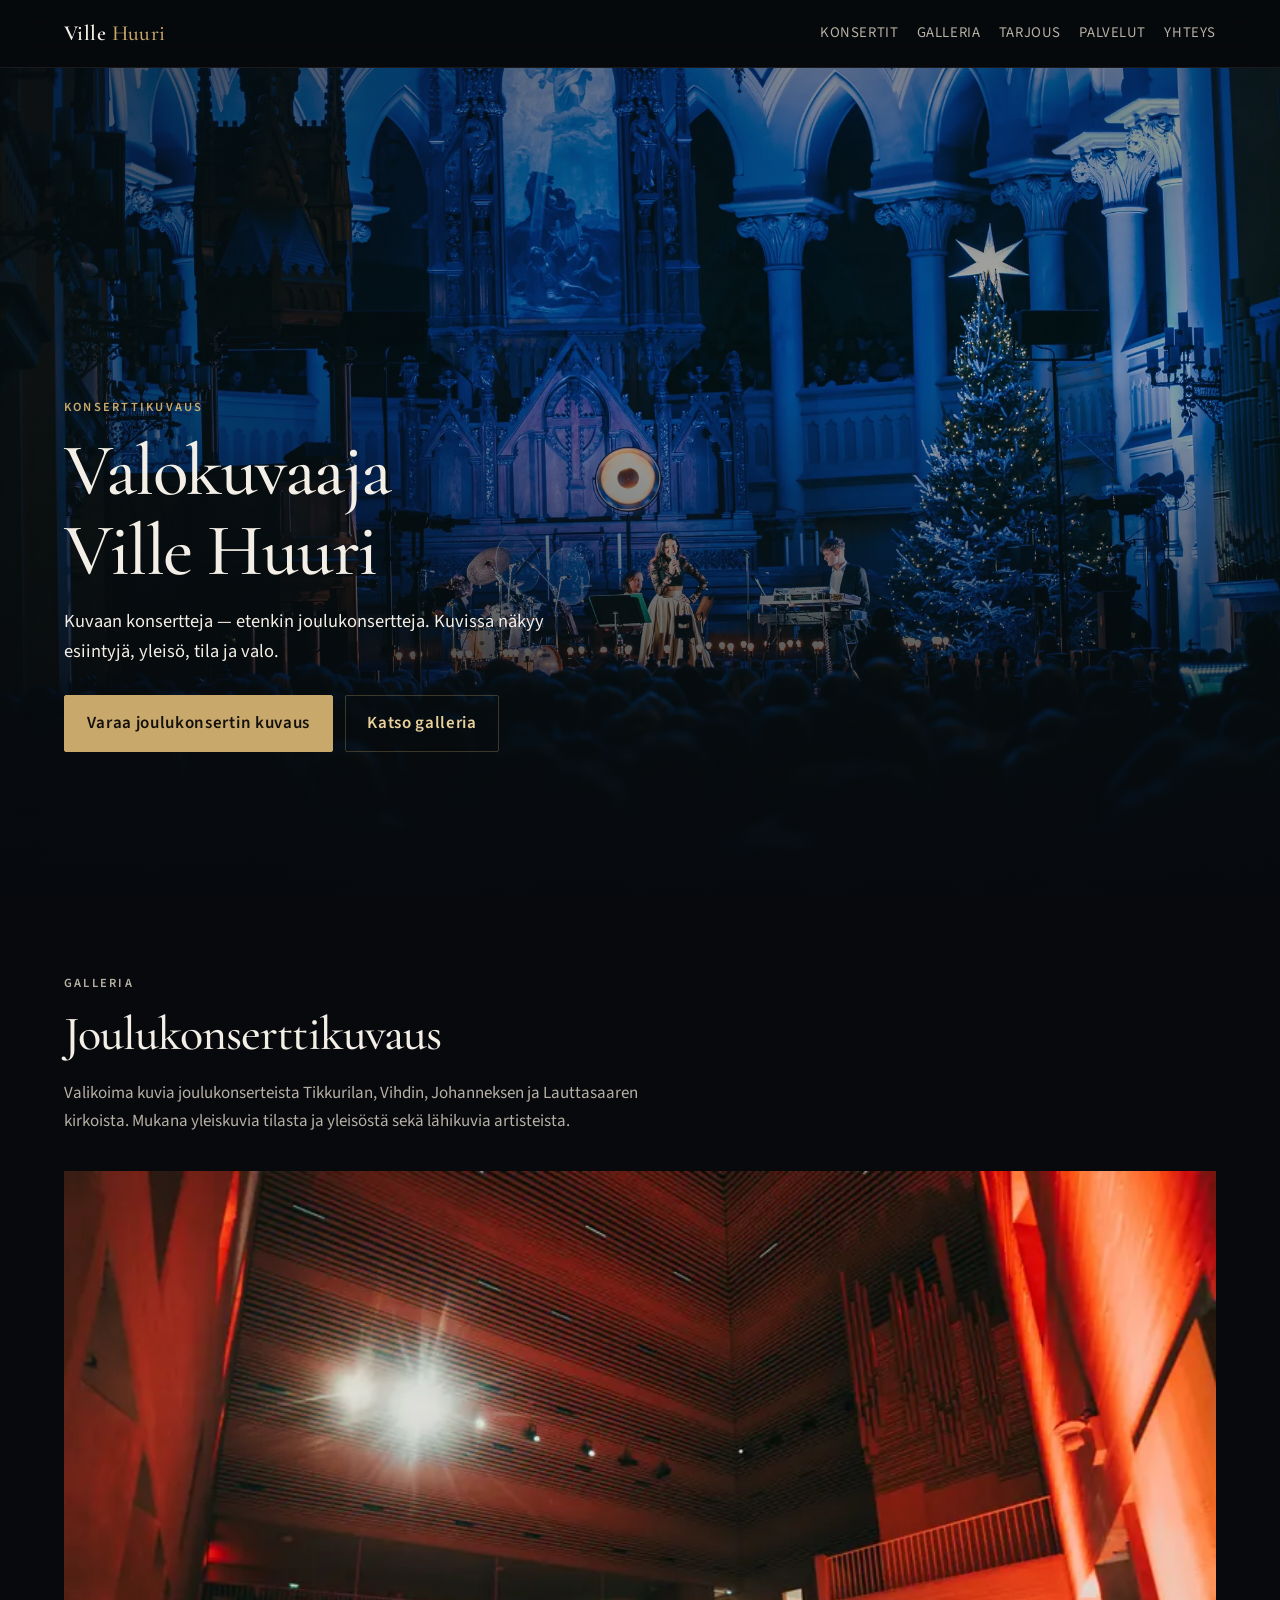
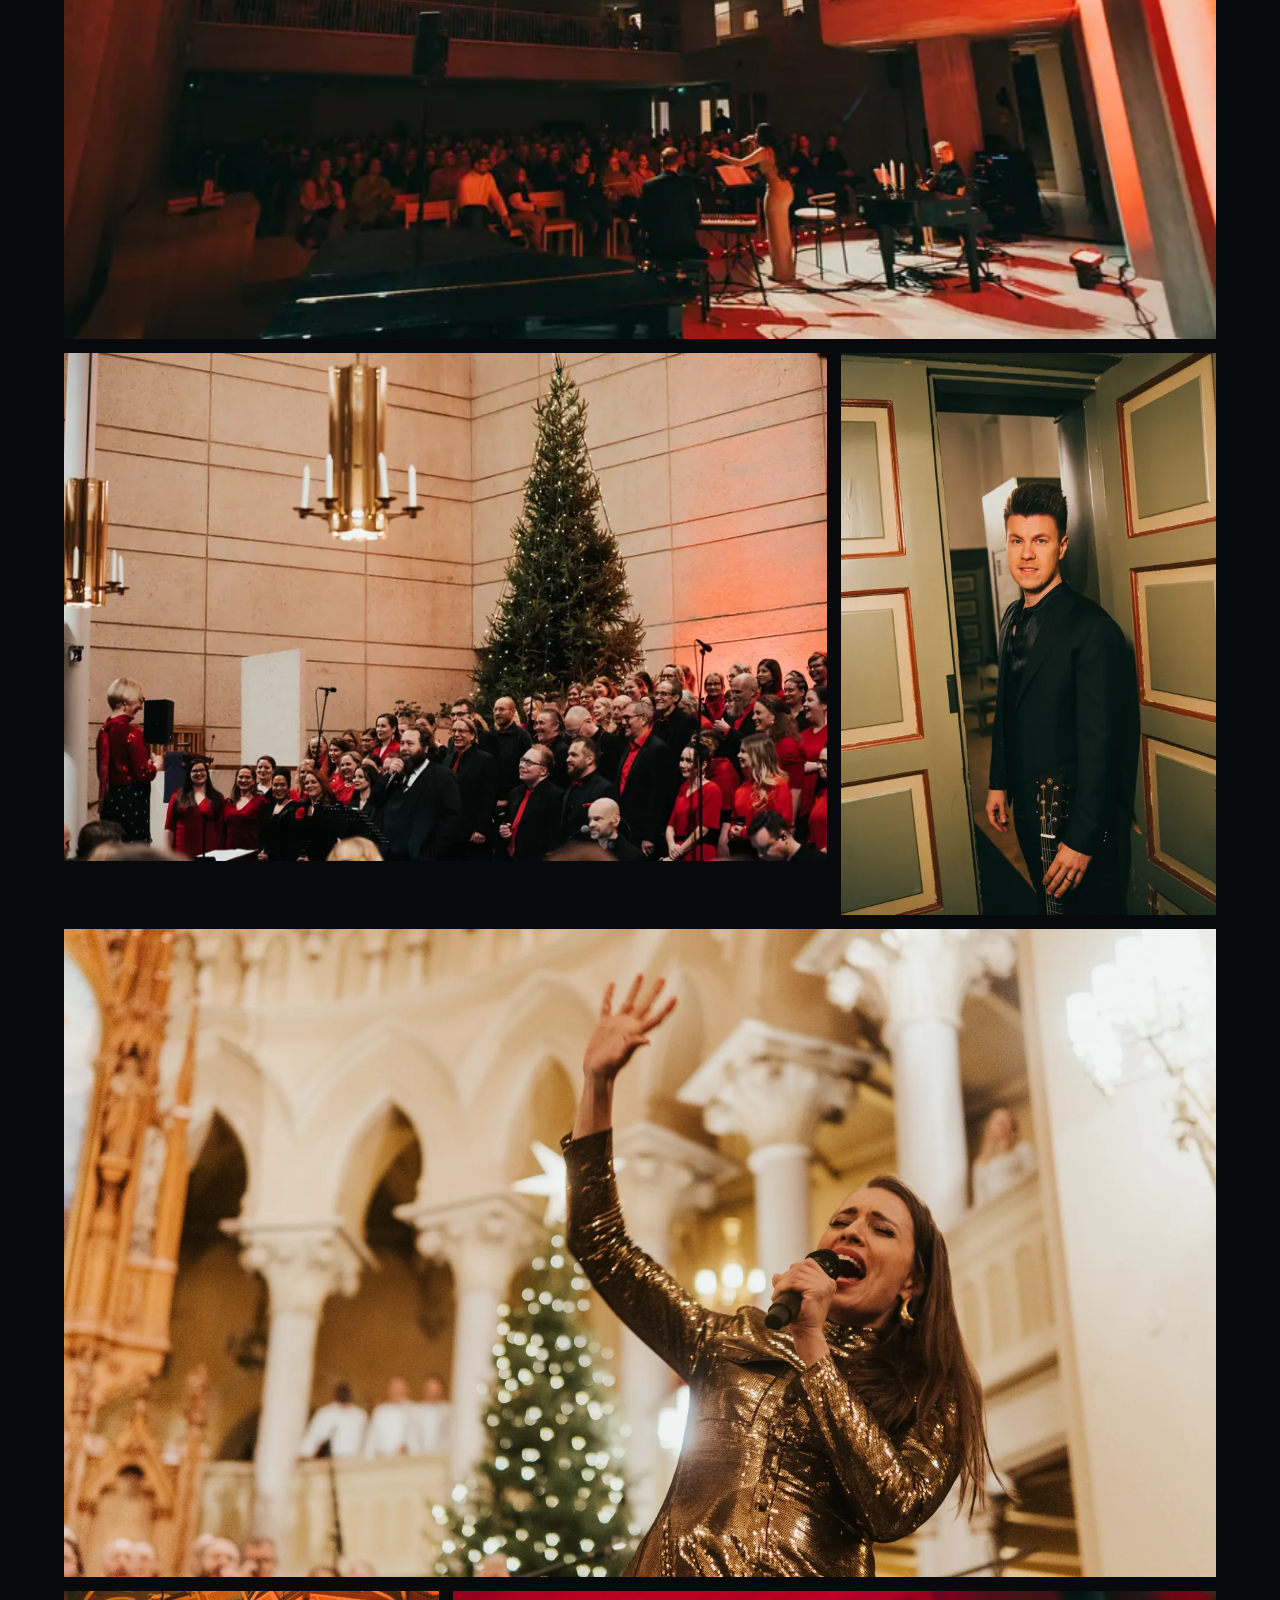
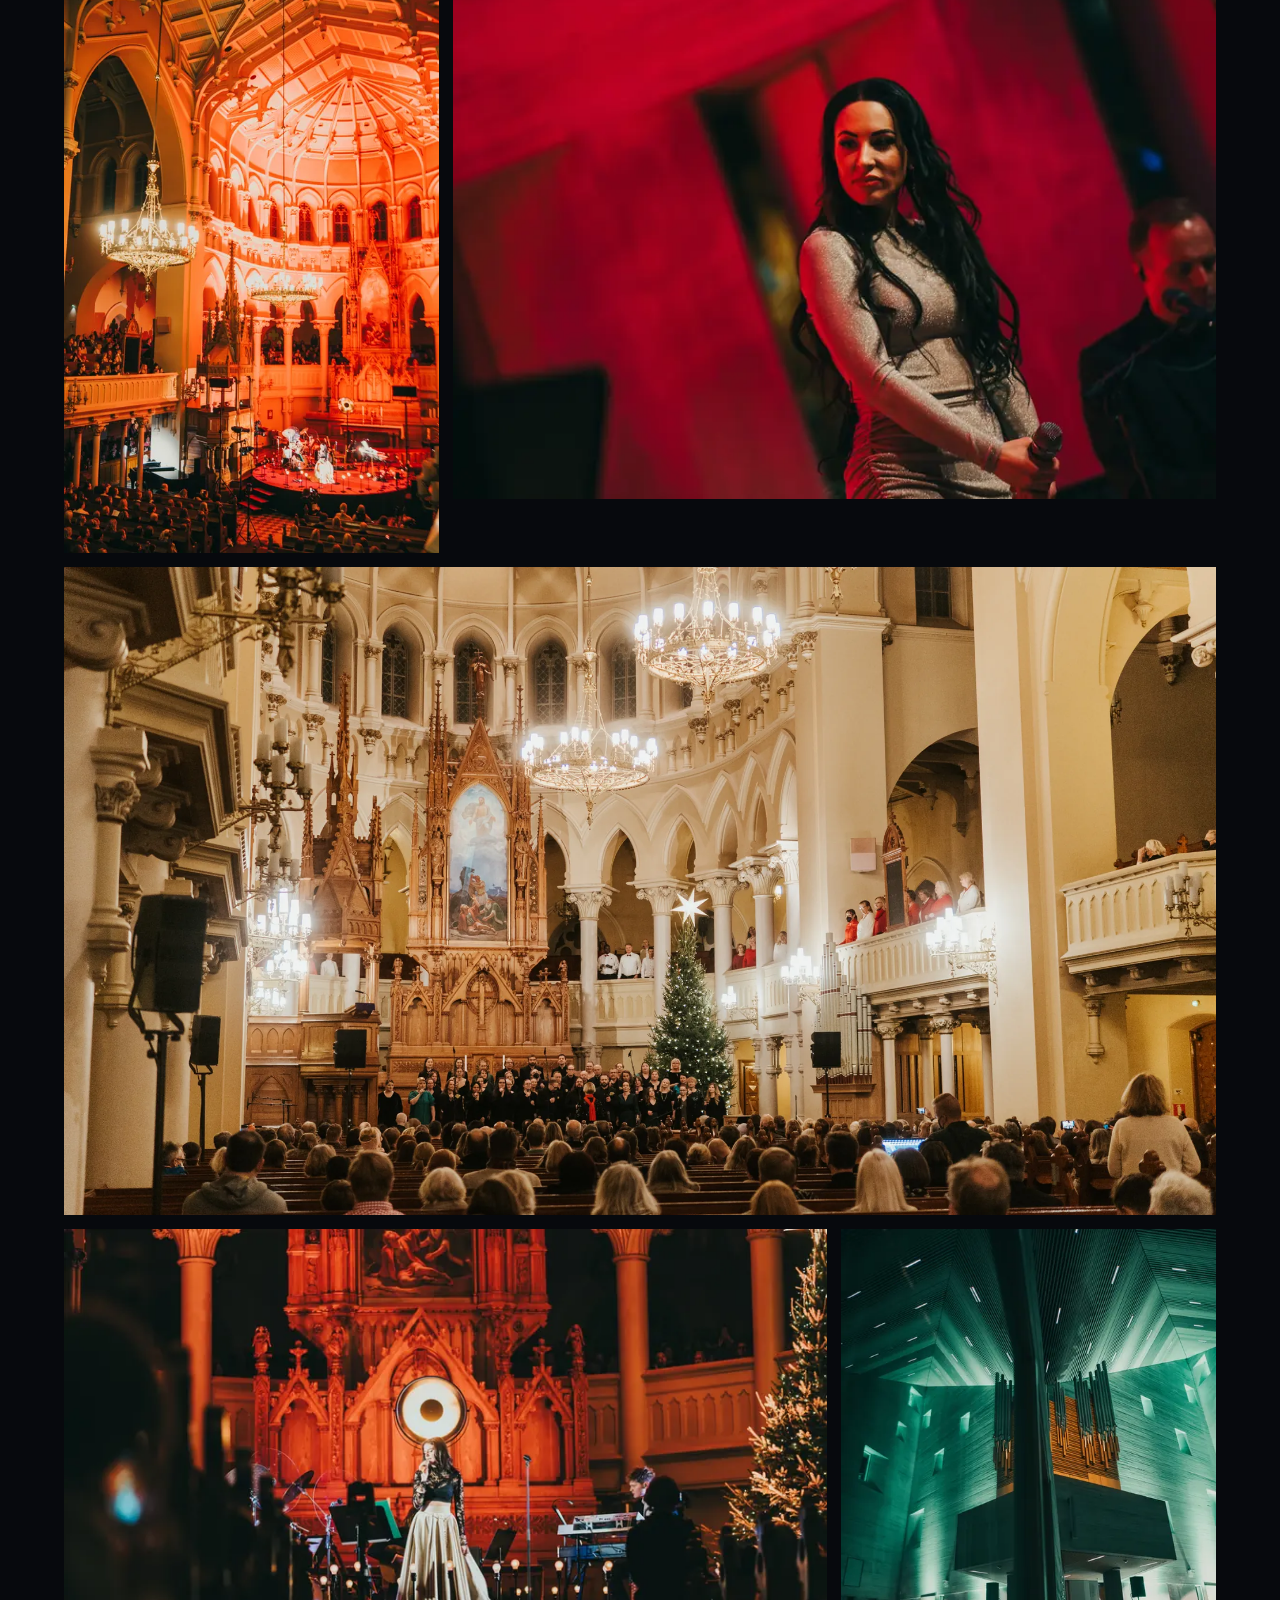
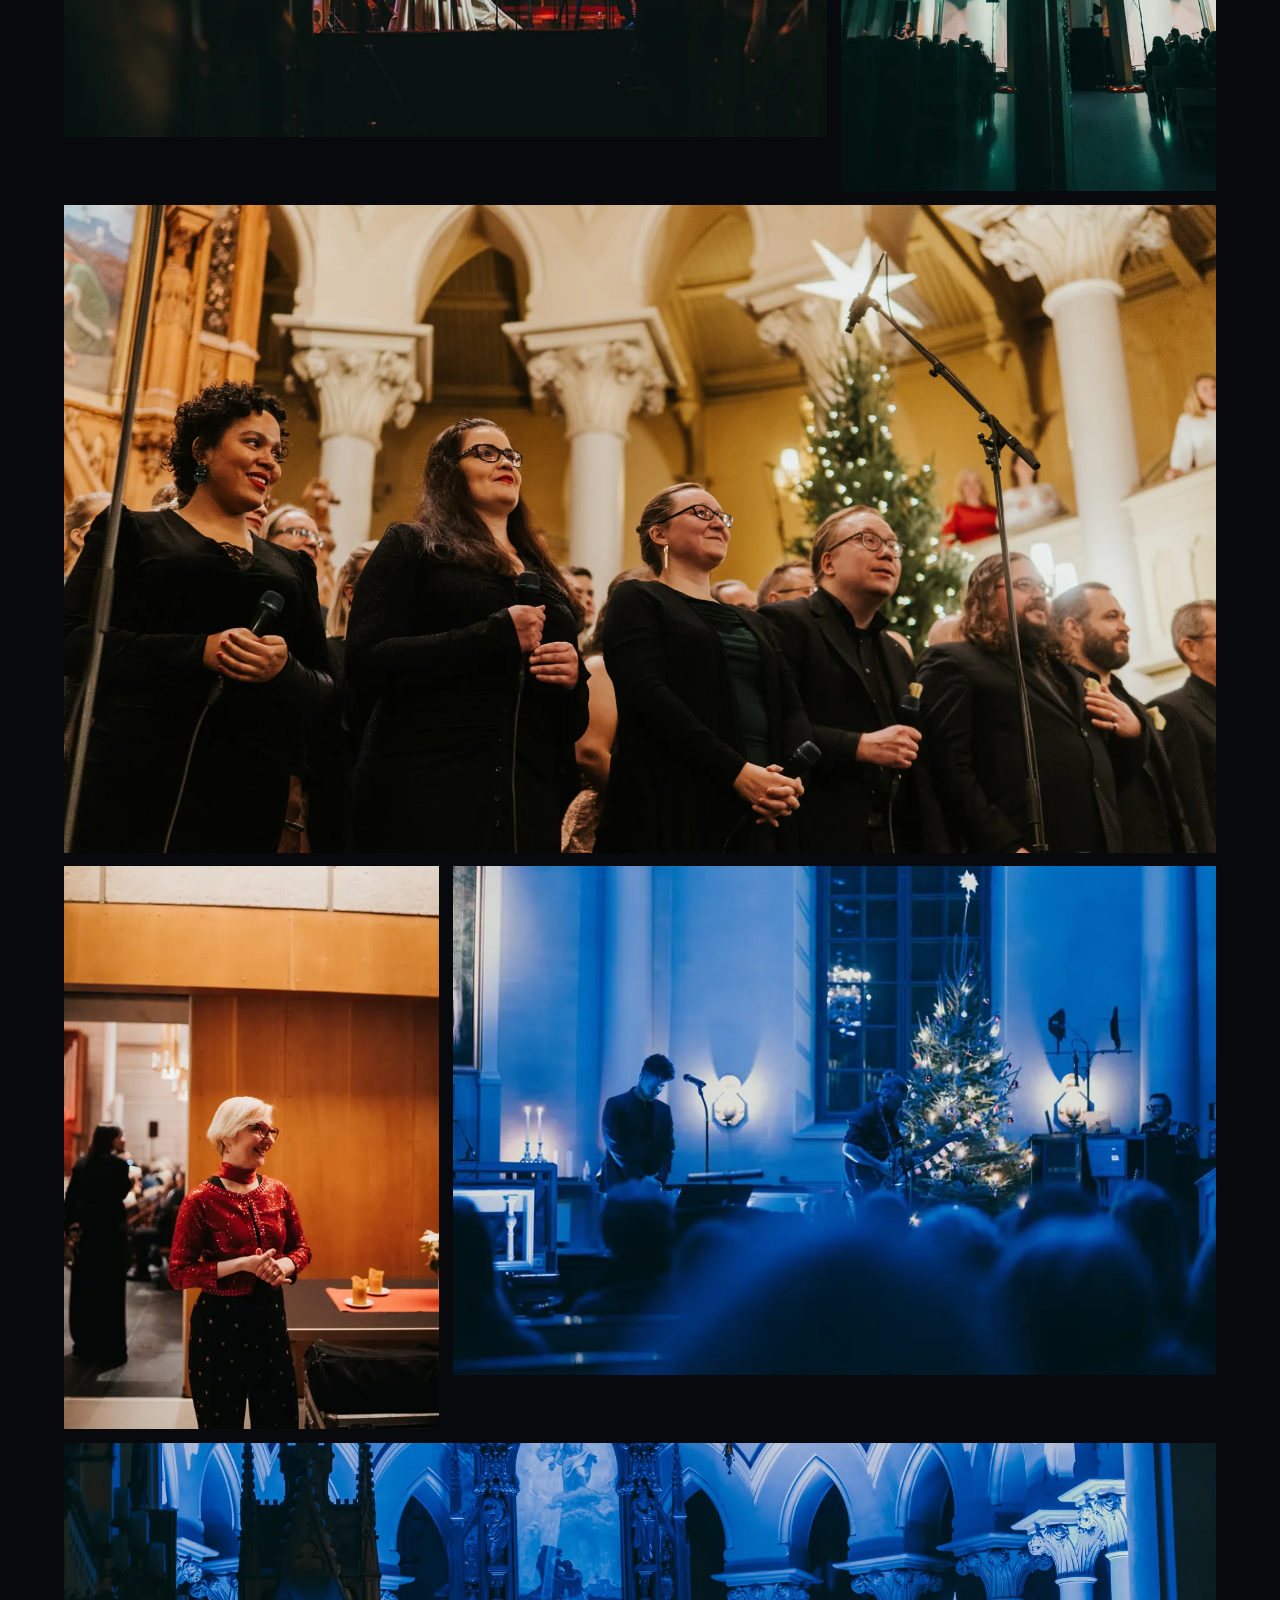
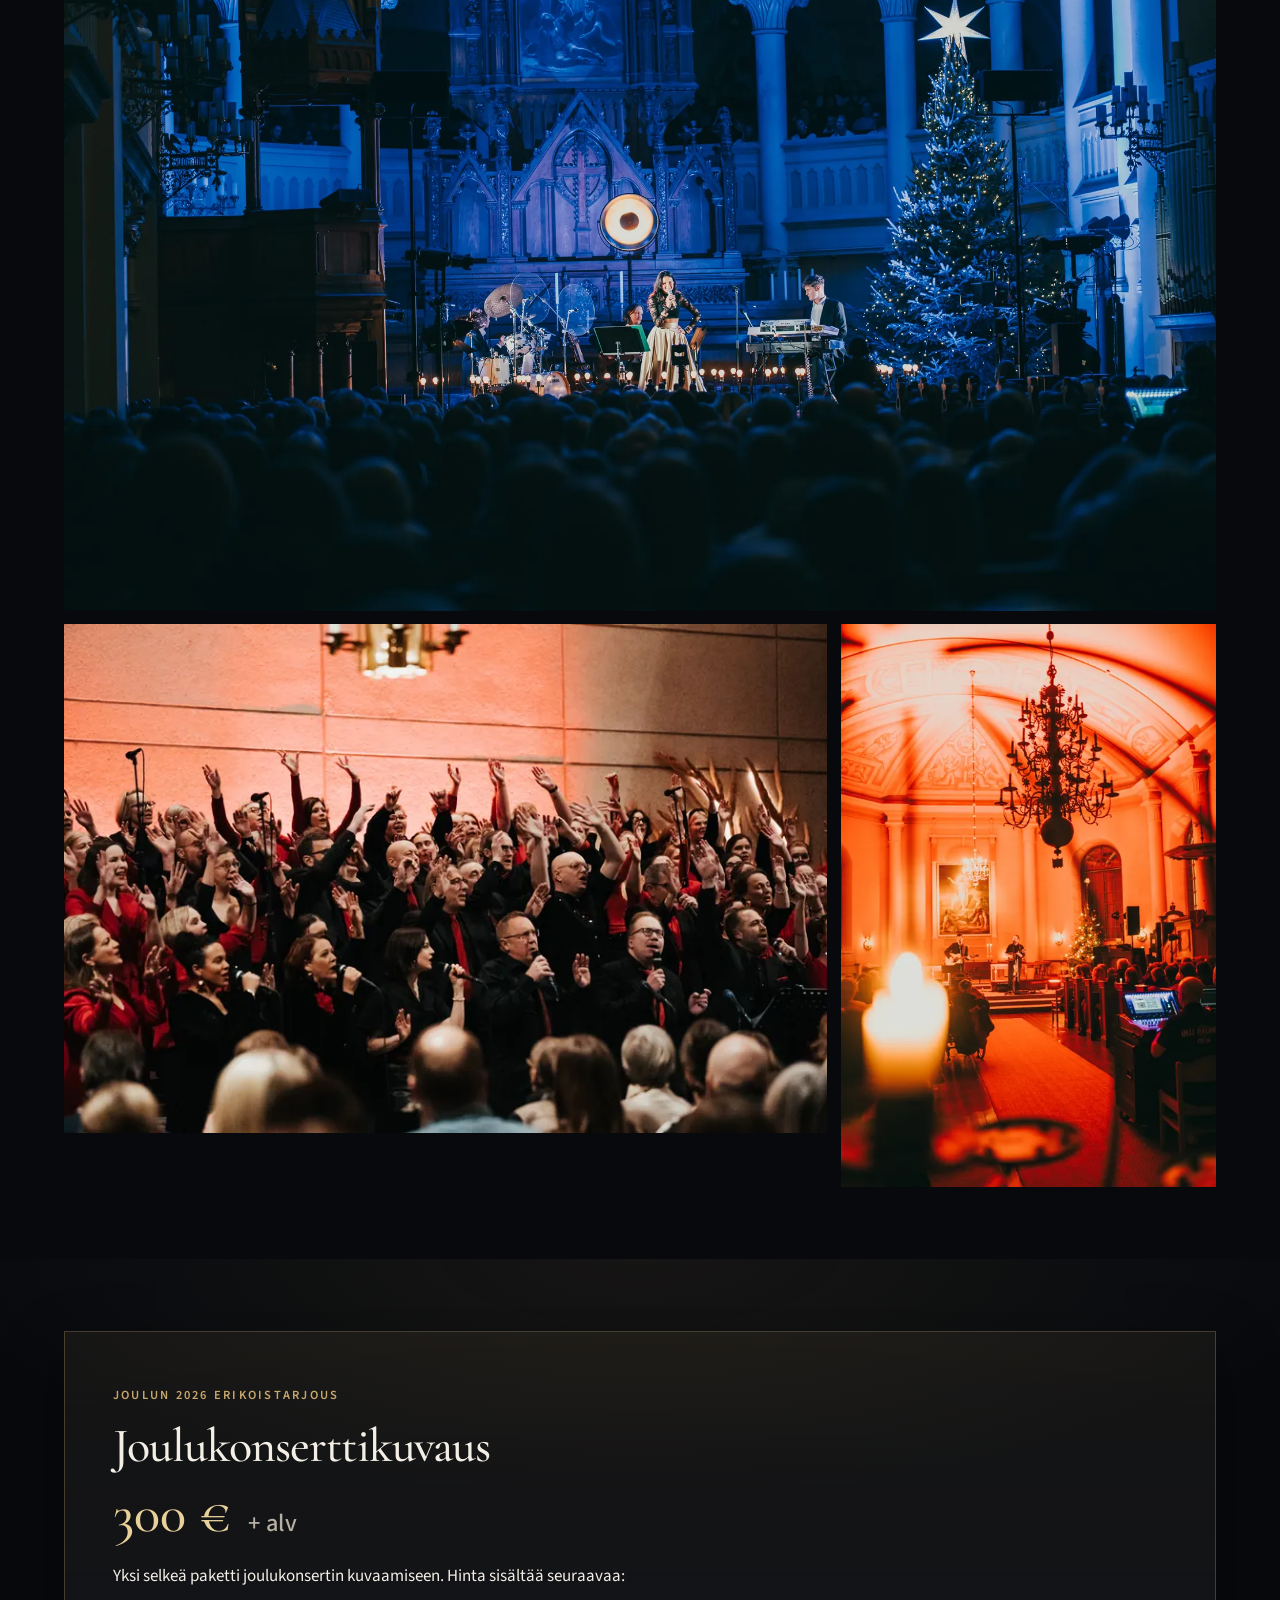
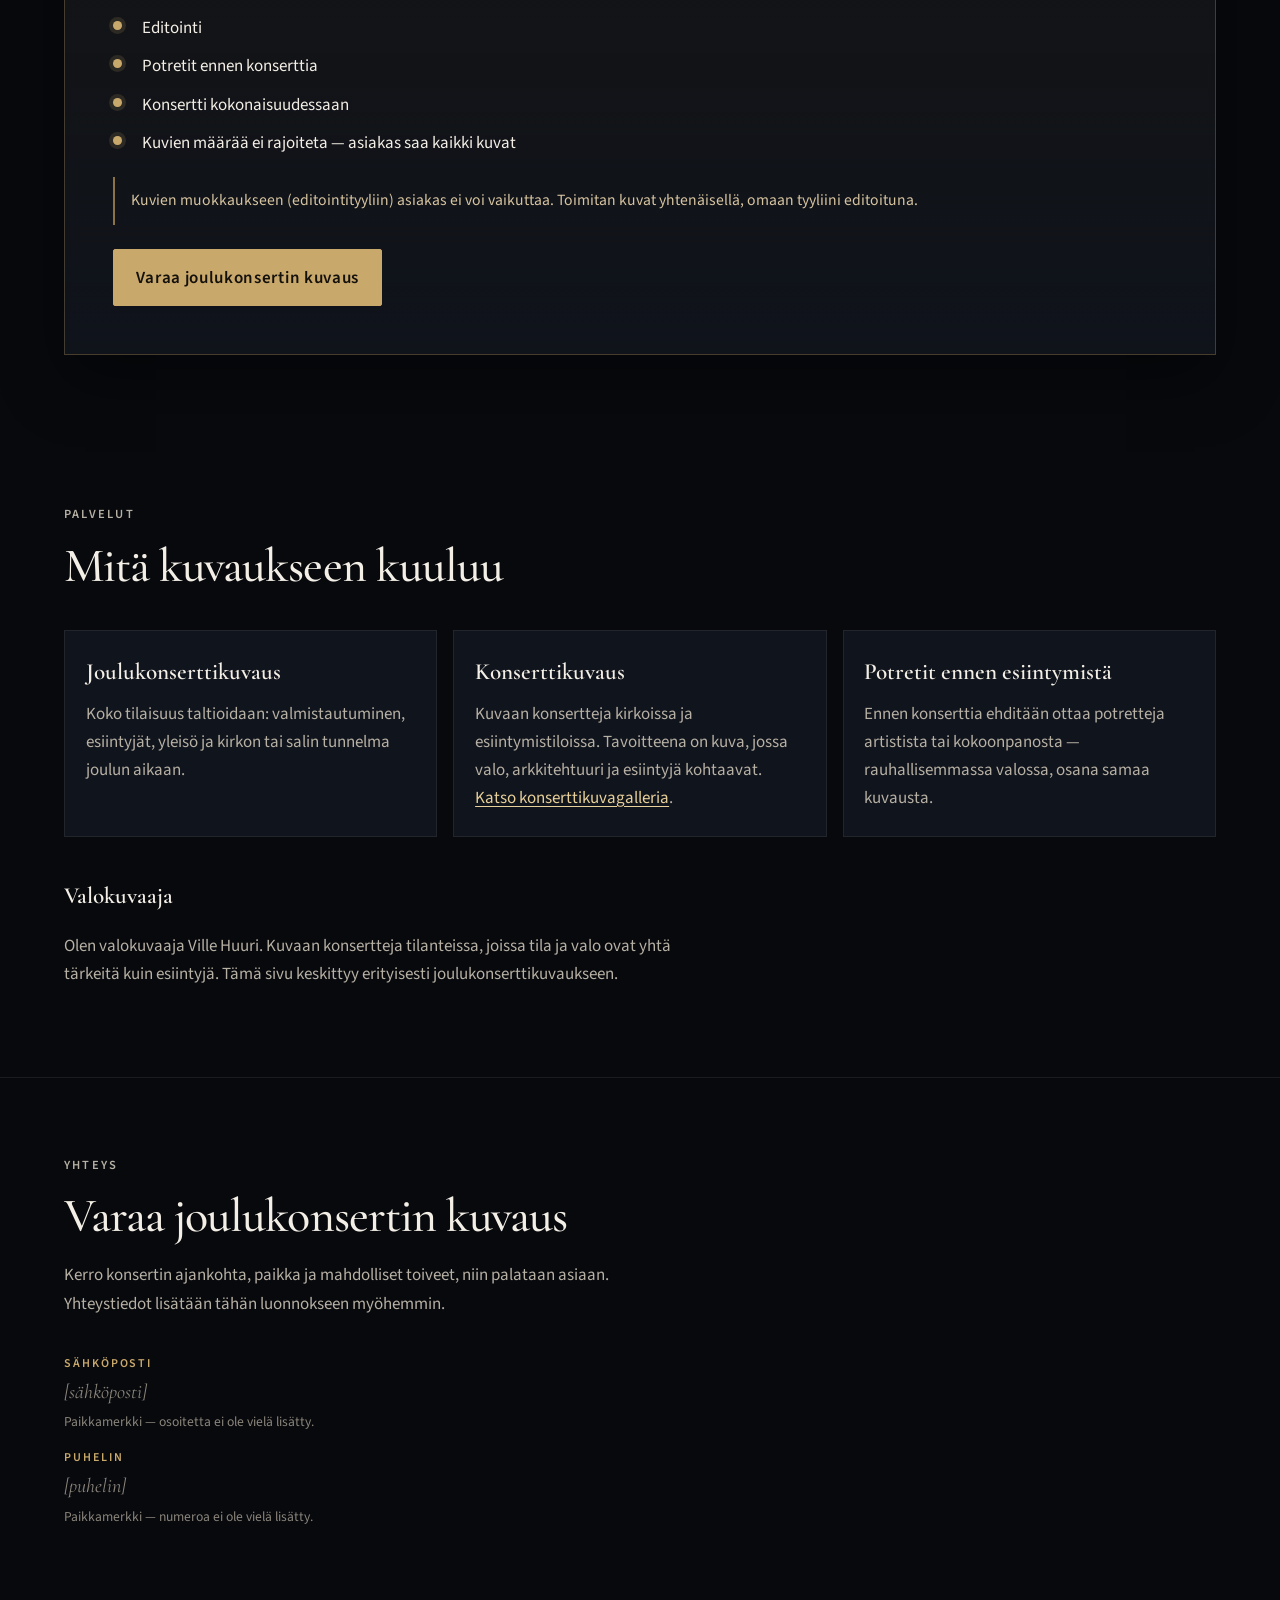
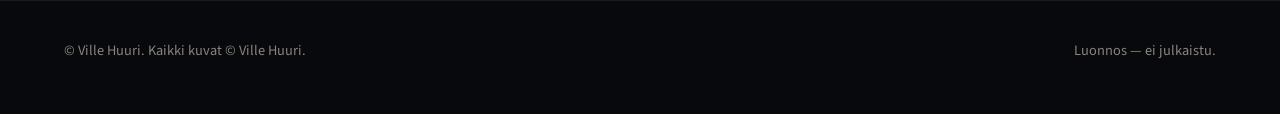
<file: index.html>
<!DOCTYPE html>
<html lang="fi">
<head>
  <meta charset="utf-8">
  <meta name="viewport" content="width=device-width, initial-scale=1">
  <title>Valokuvaaja Ville Huuri — Joulukonserttikuvaus</title>
  <meta name="description" content="Valokuvaaja Ville Huuri kuvaa konsertteja, erityisesti joulukonsertteja. Joulun 2026 erikoistarjous: joulukonserttikuvaus 300 € + alv.">
  <meta name="author" content="Ville Huuri">
  <meta property="og:type" content="website">
  <meta property="og:locale" content="fi_FI">
  <meta property="og:title" content="Valokuvaaja Ville Huuri — Joulukonserttikuvaus">
  <meta property="og:description" content="Konserttikuvaus, joka tallentaa tilan, valon ja esiintyjän. Joulun 2026 erikoistarjous: joulukonserttikuvaus 300 € + alv.">
  <meta property="og:image" content="images/og.jpg">
  <meta property="og:image:width" content="1200">
  <meta property="og:image:height" content="630">
  <meta property="og:image:alt" content="Joulukonsertti Johanneksen kirkossa, valokuvaaja Ville Huuri">
  <meta name="twitter:card" content="summary_large_image">
  <meta name="twitter:title" content="Valokuvaaja Ville Huuri — Joulukonserttikuvaus">
  <meta name="twitter:description" content="Konserttikuvaus, joka tallentaa tilan, valon ja esiintyjän. Joulun 2026 erikoistarjous: joulukonserttikuvaus 300 € + alv.">
  <meta name="twitter:image" content="images/og.jpg">
  <link rel="icon" href="images/favicon.svg" type="image/svg+xml">
  <link rel="icon" href="images/favicon-32.png" type="image/png" sizes="32x32">
  <link rel="apple-touch-icon" href="images/apple-touch-icon.png">
  <link rel="preconnect" href="https://fonts.googleapis.com">
  <link rel="preconnect" href="https://fonts.gstatic.com" crossorigin>
  <link rel="stylesheet" href="https://fonts.googleapis.com/css2?family=Cormorant+Garamond:ital,wght@0,500;0,600;1,500&amp;family=Source+Sans+3:wght@400;600&amp;display=swap">
  <link rel="stylesheet" href="css/style.css">
</head>
<body>
  <a class="skip-link" href="#sisalto">Siirry sisältöön</a>

  <header class="site-header">
    <div class="header-inner">
      <a class="logo" href="#yla">Ville <span>Huuri</span></a>
      <nav class="nav" aria-label="Päävalikko">
        <a href="konserttikuvaus.html">Konsertit</a>
        <a href="#galleria">Galleria</a>
        <a href="#tarjous">Tarjous</a>
        <a href="#palvelut">Palvelut</a>
        <a href="#yhteys">Yhteys</a>
      </nav>
    </div>
  </header>

  <main id="sisalto">
    <section class="hero" id="yla" aria-label="Esittely">
      <div class="hero-media">
        <picture>
          <source type="image/webp" srcset="images/full/mirella-025.webp">
          <img src="images/full/mirella-025.jpg" alt="Mirellan joulukonsertti Johanneksen kirkossa sinisessä valossa: esiintyjä lavalla, joulukuusi tähdellä ja yleisö." width="2000" height="1333" fetchpriority="high">
        </picture>
      </div>
      <div class="hero-content">
        <p class="eyebrow">Konserttikuvaus</p>
        <h1>Valokuvaaja Ville&nbsp;Huuri</h1>
        <p class="lead">Kuvaan konsertteja — etenkin joulukonsertteja. Kuvissa näkyy esiintyjä, yleisö, tila ja valo.</p>
        <div class="hero-actions">
          <a class="btn" href="#yhteys">Varaa joulukonsertin kuvaus</a>
          <a class="btn btn-ghost" href="#galleria">Katso galleria</a>
        </div>
      </div>
    </section>

    <section id="galleria">
      <div class="wrap">
        <div class="section-head">
          <p class="eyebrow">Galleria</p>
          <h2>Joulukonserttikuvaus</h2>
          <p>Valikoima kuvia joulukonserteista Tikkurilan, Vihdin, Johanneksen ja Lauttasaaren kirkoista. Mukana yleiskuvia tilasta ja yleisöstä sekä lähikuvia artisteista.</p>
        </div>
        <div class="gallery">
        <figure class="shape-landscape span-3" data-concert="janna" data-key="janna-087" style="--r:1;--c:1;--cs:3">
          <a href="images/full/janna-087.jpg" data-lightbox data-full-webp="images/full/janna-087.webp" data-caption="Janna, Tikkurilan kirkko, 2024">
            <picture>
              <source type="image/webp" srcset="images/thumbs/janna-087.webp 800w, images/full/janna-087.webp 2000w" sizes="(max-width: 719px) calc(100vw - 2rem), min(72rem, calc(100vw - 2rem))">
              <img src="images/thumbs/janna-087.jpg" srcset="images/thumbs/janna-087.jpg 800w, images/full/janna-087.jpg 2000w" sizes="(max-width: 719px) calc(100vw - 2rem), min(72rem, calc(100vw - 2rem))" alt="Yleiskuva joulukonsertista Tikkurilan kirkossa: täysi yleisö, esiintyjät lavalla ja urut lämpimässä punaisessa valossa" width="800" height="533" loading="eager" fetchpriority="high">
            </picture>
            <figcaption>Janna, Tikkurilan kirkko, 2024</figcaption>
          </a>
        </figure>
        <figure class="shape-landscape span-2" data-concert="gospel" data-key="gospel-071" style="--r:2;--c:1;--cs:2">
          <a href="images/full/gospel-071.jpg" data-lightbox data-full-webp="images/full/gospel-071.webp" data-caption="Gospel Helsinki, Lauttasaaren kirkko, 2022">
            <picture>
              <source type="image/webp" srcset="images/thumbs/gospel-071.webp 800w, images/full/gospel-071.webp 2000w" sizes="(max-width: 719px) calc(100vw - 2rem), calc((min(72rem, 100vw - 2rem) - 1.7rem) * 2 / 3)">
              <img src="images/thumbs/gospel-071.jpg" srcset="images/thumbs/gospel-071.jpg 800w, images/full/gospel-071.jpg 2000w" sizes="(max-width: 719px) calc(100vw - 2rem), calc((min(72rem, 100vw - 2rem) - 1.7rem) * 2 / 3)" alt="Gospel Helsinki -kuoro ja kapellimestari Lauttasaaren kirkossa suuren joulukuusen ja kultaisten riippuvalaisimien äärellä" width="800" height="533" loading="eager">
            </picture>
            <figcaption>Gospel Helsinki, Lauttasaaren kirkko, 2022</figcaption>
          </a>
        </figure>
        <figure class="shape-portrait span-1" data-concert="olli" data-key="olli-009" style="--r:2;--c:3;--cs:1">
          <a href="images/full/olli-009.jpg" data-lightbox data-full-webp="images/full/olli-009.webp" data-caption="Olli Halonen, Vihdin kirkko, 2025">
            <picture>
              <source type="image/webp" srcset="images/thumbs/olli-009.webp 800w, images/full/olli-009.webp 2000w" sizes="(max-width: 719px) calc(100vw - 2rem), calc((min(72rem, 100vw - 2rem) - 1.7rem) / 3)">
              <img src="images/thumbs/olli-009.jpg" srcset="images/thumbs/olli-009.jpg 800w, images/full/olli-009.jpg 2000w" sizes="(max-width: 719px) calc(100vw - 2rem), calc((min(72rem, 100vw - 2rem) - 1.7rem) / 3)" alt="Olli Halosen potretti ennen konserttia: artisti mustassa puvussa kitara kädessään vanhan kirkon oviaukossa" width="533" height="800" loading="eager">
            </picture>
            <figcaption>Olli Halonen, Vihdin kirkko, 2025</figcaption>
          </a>
        </figure>
        <figure class="shape-landscape span-3" data-concert="idaelina" data-key="idaelina-038" style="--r:3;--c:1;--cs:3">
          <a href="images/full/idaelina-038.jpg" data-lightbox data-full-webp="images/full/idaelina-038.webp" data-caption="Ida Elina, Johanneksen kirkko, 2021">
            <picture>
              <source type="image/webp" srcset="images/thumbs/idaelina-038.webp 800w, images/full/idaelina-038.webp 2000w" sizes="(max-width: 719px) calc(100vw - 2rem), min(72rem, calc(100vw - 2rem))">
              <img src="images/thumbs/idaelina-038.jpg" srcset="images/thumbs/idaelina-038.jpg 800w, images/full/idaelina-038.jpg 2000w" sizes="(max-width: 719px) calc(100vw - 2rem), min(72rem, calc(100vw - 2rem))" alt="Ida Elina laulaa kultaisessa asussa mikrofoniin käsi koholla, taustalla joulukuusi ja tähti Johanneksen kirkossa" width="800" height="450" loading="eager">
            </picture>
            <figcaption>Ida Elina, Johanneksen kirkko, 2021</figcaption>
          </a>
        </figure>
        <figure class="shape-landscape span-2" data-concert="janna" data-key="janna-076" style="--r:4;--c:2;--cs:2">
          <a href="images/full/janna-076.jpg" data-lightbox data-full-webp="images/full/janna-076.webp" data-caption="Janna, Tikkurilan kirkko, 2024">
            <picture>
              <source type="image/webp" srcset="images/thumbs/janna-076.webp 800w, images/full/janna-076.webp 2000w" sizes="(max-width: 719px) calc(100vw - 2rem), calc((min(72rem, 100vw - 2rem) - 1.7rem) * 2 / 3)">
              <img src="images/thumbs/janna-076.jpg" srcset="images/thumbs/janna-076.jpg 800w, images/full/janna-076.jpg 2000w" sizes="(max-width: 719px) calc(100vw - 2rem), calc((min(72rem, 100vw - 2rem) - 1.7rem) * 2 / 3)" alt="Lähikuva Jannasta mikrofoni kädessään punaisessa konserttivalossa, taustalla toinen muusikko epäterävänä" width="800" height="533" loading="lazy">
            </picture>
            <figcaption>Janna, Tikkurilan kirkko, 2024</figcaption>
          </a>
        </figure>
        <figure class="shape-portrait span-1" data-concert="mirella" data-key="mirella-123" style="--r:4;--c:1;--cs:1">
          <a href="images/full/mirella-123.jpg" data-lightbox data-full-webp="images/full/mirella-123.webp" data-caption="Mirella, Johanneksen kirkko, 2025">
            <picture>
              <source type="image/webp" srcset="images/thumbs/mirella-123.webp 800w, images/full/mirella-123.webp 2000w" sizes="(max-width: 719px) calc(100vw - 2rem), calc((min(72rem, 100vw - 2rem) - 1.7rem) / 3)">
              <img src="images/thumbs/mirella-123.jpg" srcset="images/thumbs/mirella-123.jpg 800w, images/full/mirella-123.jpg 2000w" sizes="(max-width: 719px) calc(100vw - 2rem), calc((min(72rem, 100vw - 2rem) - 1.7rem) / 3)" alt="Johanneksen kirkon holvikaaret, kattokruunut ja täysi yleisö oranssissa konserttivalossa, Mirella yhtyeineen lavalla" width="533" height="800" loading="lazy">
            </picture>
            <figcaption>Mirella, Johanneksen kirkko, 2025</figcaption>
          </a>
        </figure>
        <figure class="shape-landscape span-3" data-concert="idaelina" data-key="idaelina-017" style="--r:5;--c:1;--cs:3">
          <a href="images/full/idaelina-017.jpg" data-lightbox data-full-webp="images/full/idaelina-017.webp" data-caption="Gospel Helsinki ja Ida Elina, Johanneksen kirkko, 2021">
            <picture>
              <source type="image/webp" srcset="images/thumbs/idaelina-017.webp 800w, images/full/idaelina-017.webp 2000w" sizes="(max-width: 719px) calc(100vw - 2rem), min(72rem, calc(100vw - 2rem))">
              <img src="images/thumbs/idaelina-017.jpg" srcset="images/thumbs/idaelina-017.jpg 800w, images/full/idaelina-017.jpg 2000w" sizes="(max-width: 719px) calc(100vw - 2rem), min(72rem, calc(100vw - 2rem))" alt="Yleiskuva Johanneksen kirkosta: kuoro alttarilla, joulukuusi tähdellä, kattokruunut ja täysi seurakunta" width="800" height="450" loading="lazy">
            </picture>
            <figcaption>Gospel Helsinki ja Ida Elina, Johanneksen kirkko, 2021</figcaption>
          </a>
        </figure>
        <figure class="shape-landscape span-2" data-concert="mirella" data-key="mirella-060" style="--r:6;--c:1;--cs:2">
          <a href="images/full/mirella-060.jpg" data-lightbox data-full-webp="images/full/mirella-060.webp" data-caption="Mirella, Johanneksen kirkko, 2025">
            <picture>
              <source type="image/webp" srcset="images/thumbs/mirella-060.webp 800w, images/full/mirella-060.webp 2000w" sizes="(max-width: 719px) calc(100vw - 2rem), calc((min(72rem, 100vw - 2rem) - 1.7rem) * 2 / 3)">
              <img src="images/thumbs/mirella-060.jpg" srcset="images/thumbs/mirella-060.jpg 800w, images/full/mirella-060.jpg 2000w" sizes="(max-width: 719px) calc(100vw - 2rem), calc((min(72rem, 100vw - 2rem) - 1.7rem) * 2 / 3)" alt="Mirella laulaa alttarilla pitkässä hameessa, rinnalla joulukuusi ja taustalla Johanneksen kirkon kultainen alttarirakennelma" width="800" height="533" loading="lazy">
            </picture>
            <figcaption>Mirella, Johanneksen kirkko, 2025</figcaption>
          </a>
        </figure>
        <figure class="shape-portrait span-1" data-concert="janna" data-key="janna-038" style="--r:6;--c:3;--cs:1">
          <a href="images/full/janna-038.jpg" data-lightbox data-full-webp="images/full/janna-038.webp" data-caption="Janna, Tikkurilan kirkko, 2024">
            <picture>
              <source type="image/webp" srcset="images/thumbs/janna-038.webp 800w, images/full/janna-038.webp 2000w" sizes="(max-width: 719px) calc(100vw - 2rem), calc((min(72rem, 100vw - 2rem) - 1.7rem) / 3)">
              <img src="images/thumbs/janna-038.jpg" srcset="images/thumbs/janna-038.jpg 800w, images/full/janna-038.jpg 2000w" sizes="(max-width: 719px) calc(100vw - 2rem), calc((min(72rem, 100vw - 2rem) - 1.7rem) / 3)" alt="Tikkurilan kirkon urkuparvi ja seurakunta turkoosissa valossa, esiintyjät alhaalla siluetteina" width="533" height="800" loading="lazy">
            </picture>
            <figcaption>Janna, Tikkurilan kirkko, 2024</figcaption>
          </a>
        </figure>
        <figure class="shape-landscape span-3" data-concert="idaelina" data-key="idaelina-091" style="--r:7;--c:1;--cs:3">
          <a href="images/full/idaelina-091.jpg" data-lightbox data-full-webp="images/full/idaelina-091.webp" data-caption="Gospel Helsinki ja Ida Elina, Johanneksen kirkko, 2021">
            <picture>
              <source type="image/webp" srcset="images/thumbs/idaelina-091.webp 800w, images/full/idaelina-091.webp 2000w" sizes="(max-width: 719px) calc(100vw - 2rem), min(72rem, calc(100vw - 2rem))">
              <img src="images/thumbs/idaelina-091.jpg" srcset="images/thumbs/idaelina-091.jpg 800w, images/full/idaelina-091.jpg 2000w" sizes="(max-width: 719px) calc(100vw - 2rem), min(72rem, calc(100vw - 2rem))" alt="Kuoron jäseniä laulamassa lähikuvassa, taustalla joulukuusi ja tähti Johanneksen kirkon kaarien alla" width="800" height="450" loading="lazy">
            </picture>
            <figcaption>Gospel Helsinki ja Ida Elina, Johanneksen kirkko, 2021</figcaption>
          </a>
        </figure>
        <figure class="shape-landscape span-2" data-concert="olli" data-key="olli-059" style="--r:8;--c:2;--cs:2">
          <a href="images/full/olli-059.jpg" data-lightbox data-full-webp="images/full/olli-059.webp" data-caption="Olli Halonen, Vihdin kirkko, 2025">
            <picture>
              <source type="image/webp" srcset="images/thumbs/olli-059.webp 800w, images/full/olli-059.webp 2000w" sizes="(max-width: 719px) calc(100vw - 2rem), calc((min(72rem, 100vw - 2rem) - 1.7rem) * 2 / 3)">
              <img src="images/thumbs/olli-059.jpg" srcset="images/thumbs/olli-059.jpg 800w, images/full/olli-059.jpg 2000w" sizes="(max-width: 719px) calc(100vw - 2rem), calc((min(72rem, 100vw - 2rem) - 1.7rem) * 2 / 3)" alt="Olli Halonen ja muusikot Vihdin kirkossa joulukuusen vierellä sinisessä talvivalossa, yleisö etualalla" width="800" height="533" loading="lazy">
            </picture>
            <figcaption>Olli Halonen, Vihdin kirkko, 2025</figcaption>
          </a>
        </figure>
        <figure class="shape-portrait span-1" data-concert="gospel" data-key="gospel-001" style="--r:8;--c:1;--cs:1">
          <a href="images/full/gospel-001.jpg" data-lightbox data-full-webp="images/full/gospel-001.webp" data-caption="Gospel Helsinki, Lauttasaaren kirkko, 2022">
            <picture>
              <source type="image/webp" srcset="images/thumbs/gospel-001.webp 800w, images/full/gospel-001.webp 2000w" sizes="(max-width: 719px) calc(100vw - 2rem), calc((min(72rem, 100vw - 2rem) - 1.7rem) / 3)">
              <img src="images/thumbs/gospel-001.jpg" srcset="images/thumbs/gospel-001.jpg 800w, images/full/gospel-001.jpg 2000w" sizes="(max-width: 719px) calc(100vw - 2rem), calc((min(72rem, 100vw - 2rem) - 1.7rem) / 3)" alt="Nainen punaisessa paljettipaidassa nauraa ennen konserttia, pöydällä kynttilöitä ja taustalla kirkkosali" width="533" height="800" loading="lazy">
            </picture>
            <figcaption>Gospel Helsinki, Lauttasaaren kirkko, 2022</figcaption>
          </a>
        </figure>
        <figure class="shape-landscape span-3" data-concert="mirella" data-key="mirella-025" style="--r:9;--c:1;--cs:3">
          <a href="images/full/mirella-025.jpg" data-lightbox data-full-webp="images/full/mirella-025.webp" data-caption="Mirella, Johanneksen kirkko, 2025">
            <picture>
              <source type="image/webp" srcset="images/thumbs/mirella-025.webp 800w, images/full/mirella-025.webp 2000w" sizes="(max-width: 719px) calc(100vw - 2rem), min(72rem, calc(100vw - 2rem))">
              <img src="images/thumbs/mirella-025.jpg" srcset="images/thumbs/mirella-025.jpg 800w, images/full/mirella-025.jpg 2000w" sizes="(max-width: 719px) calc(100vw - 2rem), min(72rem, calc(100vw - 2rem))" alt="Mirellan joulukonsertti Johanneksen kirkossa: esiintyjä ja yhtye alttarilla, suuri joulukuusi tähdellä ja yleisö etualalla sinisessä valossa" width="800" height="533" loading="lazy">
            </picture>
            <figcaption>Mirella, Johanneksen kirkko, 2025</figcaption>
          </a>
        </figure>
        <figure class="shape-landscape span-2" data-concert="gospel" data-key="gospel-025" style="--r:10;--c:1;--cs:2">
          <a href="images/full/gospel-025.jpg" data-lightbox data-full-webp="images/full/gospel-025.webp" data-caption="Gospel Helsinki, Lauttasaaren kirkko, 2022">
            <picture>
              <source type="image/webp" srcset="images/thumbs/gospel-025.webp 800w, images/full/gospel-025.webp 2000w" sizes="(max-width: 719px) calc(100vw - 2rem), calc((min(72rem, 100vw - 2rem) - 1.7rem) * 2 / 3)">
              <img src="images/thumbs/gospel-025.jpg" srcset="images/thumbs/gospel-025.jpg 800w, images/full/gospel-025.jpg 2000w" sizes="(max-width: 719px) calc(100vw - 2rem), calc((min(72rem, 100vw - 2rem) - 1.7rem) * 2 / 3)" alt="Gospel Helsinki -kuoro laulaa kädet koholla, punamustissa asuissa, lämmin oranssi valaistus" width="800" height="533" loading="lazy">
            </picture>
            <figcaption>Gospel Helsinki, Lauttasaaren kirkko, 2022</figcaption>
          </a>
        </figure>
        <figure class="shape-portrait span-1" data-concert="olli" data-key="olli-051" style="--r:10;--c:3;--cs:1">
          <a href="images/full/olli-051.jpg" data-lightbox data-full-webp="images/full/olli-051.webp" data-caption="Olli Halonen, Vihdin kirkko, 2025">
            <picture>
              <source type="image/webp" srcset="images/thumbs/olli-051.webp 800w, images/full/olli-051.webp 2000w" sizes="(max-width: 719px) calc(100vw - 2rem), calc((min(72rem, 100vw - 2rem) - 1.7rem) / 3)">
              <img src="images/thumbs/olli-051.jpg" srcset="images/thumbs/olli-051.jpg 800w, images/full/olli-051.jpg 2000w" sizes="(max-width: 719px) calc(100vw - 2rem), calc((min(72rem, 100vw - 2rem) - 1.7rem) / 3)" alt="Vihdin kirkon joulukonsertti kynttilän ja kattokruunun läpi kuvattuna: esiintyjät lavalla, joulukuusi ja yleisö lämpimässä oranssissa valossa" width="533" height="800" loading="lazy">
            </picture>
            <figcaption>Olli Halonen, Vihdin kirkko, 2025</figcaption>
          </a>
        </figure>
        </div>
      </div>
    </section>

    <section class="offer" id="tarjous">
      <div class="wrap">
        <div class="offer-card">
          <p class="eyebrow">Joulun 2026 erikoistarjous</p>
          <h2>Joulukonserttikuvaus</h2>
          <p class="price">300 € <small>+ alv</small></p>
          <p>Yksi selkeä paketti joulukonsertin kuvaamiseen. Hinta sisältää seuraavaa:</p>
          <ul class="includes">
            <li>Editointi</li>
            <li>Potretit ennen konserttia</li>
            <li>Konsertti kokonaisuudessaan</li>
            <li>Kuvien määrää ei rajoiteta — asiakas saa kaikki kuvat</li>
          </ul>
          <p class="note">Kuvien muokkaukseen (editointityyliin) asiakas ei voi vaikuttaa. Toimitan kuvat yhtenäisellä, omaan tyyliini editoituna.</p>
          <a class="btn" href="#yhteys">Varaa joulukonsertin kuvaus</a>
        </div>
      </div>
    </section>

    <section id="palvelut">
      <div class="wrap">
        <div class="section-head">
          <p class="eyebrow">Palvelut</p>
          <h2>Mitä kuvaukseen kuuluu</h2>
        </div>
        <div class="cards">
          <article class="card">
            <h3>Joulukonserttikuvaus</h3>
            <p>Koko tilaisuus taltioidaan: valmistautuminen, esiintyjät, yleisö ja kirkon tai salin tunnelma joulun aikaan.</p>
          </article>
          <article class="card">
            <h3>Konserttikuvaus</h3>
            <p>Kuvaan konsertteja kirkoissa ja esiintymistiloissa. Tavoitteena on kuva, jossa valo, arkkitehtuuri ja esiintyjä kohtaavat. <a href="konserttikuvaus.html">Katso konserttikuvagalleria</a>.</p>
          </article>
          <article class="card">
            <h3>Potretit ennen esiintymistä</h3>
            <p>Ennen konserttia ehditään ottaa potretteja artistista tai kokoonpanosta — rauhallisemmassa valossa, osana samaa kuvausta.</p>
          </article>
        </div>
        <div class="about prose">
          <h3>Valokuvaaja</h3>
          <p>Olen valokuvaaja Ville Huuri. Kuvaan konsertteja tilanteissa, joissa tila ja valo ovat yhtä tärkeitä kuin esiintyjä. Tämä sivu keskittyy erityisesti joulukonserttikuvaukseen.</p>
        </div>
      </div>
    </section>

    <section class="contact" id="yhteys">
      <div class="wrap">
        <div class="section-head">
          <p class="eyebrow">Yhteys</p>
          <h2>Varaa joulukonsertin kuvaus</h2>
          <p>Kerro konsertin ajankohta, paikka ja mahdolliset toiveet, niin palataan asiaan. Yhteystiedot lisätään tähän luonnokseen myöhemmin.</p>
        </div>
        <ul class="contact-list">
          <li>
            <span class="label">Sähköposti</span>
            <span class="placeholder">[sähköposti]</span>
            <span class="placeholder-hint">Paikkamerkki — osoitetta ei ole vielä lisätty.</span>
          </li>
          <li>
            <span class="label">Puhelin</span>
            <span class="placeholder">[puhelin]</span>
            <span class="placeholder-hint">Paikkamerkki — numeroa ei ole vielä lisätty.</span>
          </li>
        </ul>
      </div>
    </section>
  </main>

  <footer class="site-footer">
    <div class="wrap">
      <p>© Ville Huuri. Kaikki kuvat © Ville Huuri.</p>
      <p>Luonnos — ei julkaistu.</p>
    </div>
  </footer>

  <script src="js/lightbox.js" defer></script>
</body>
</html>
</file>
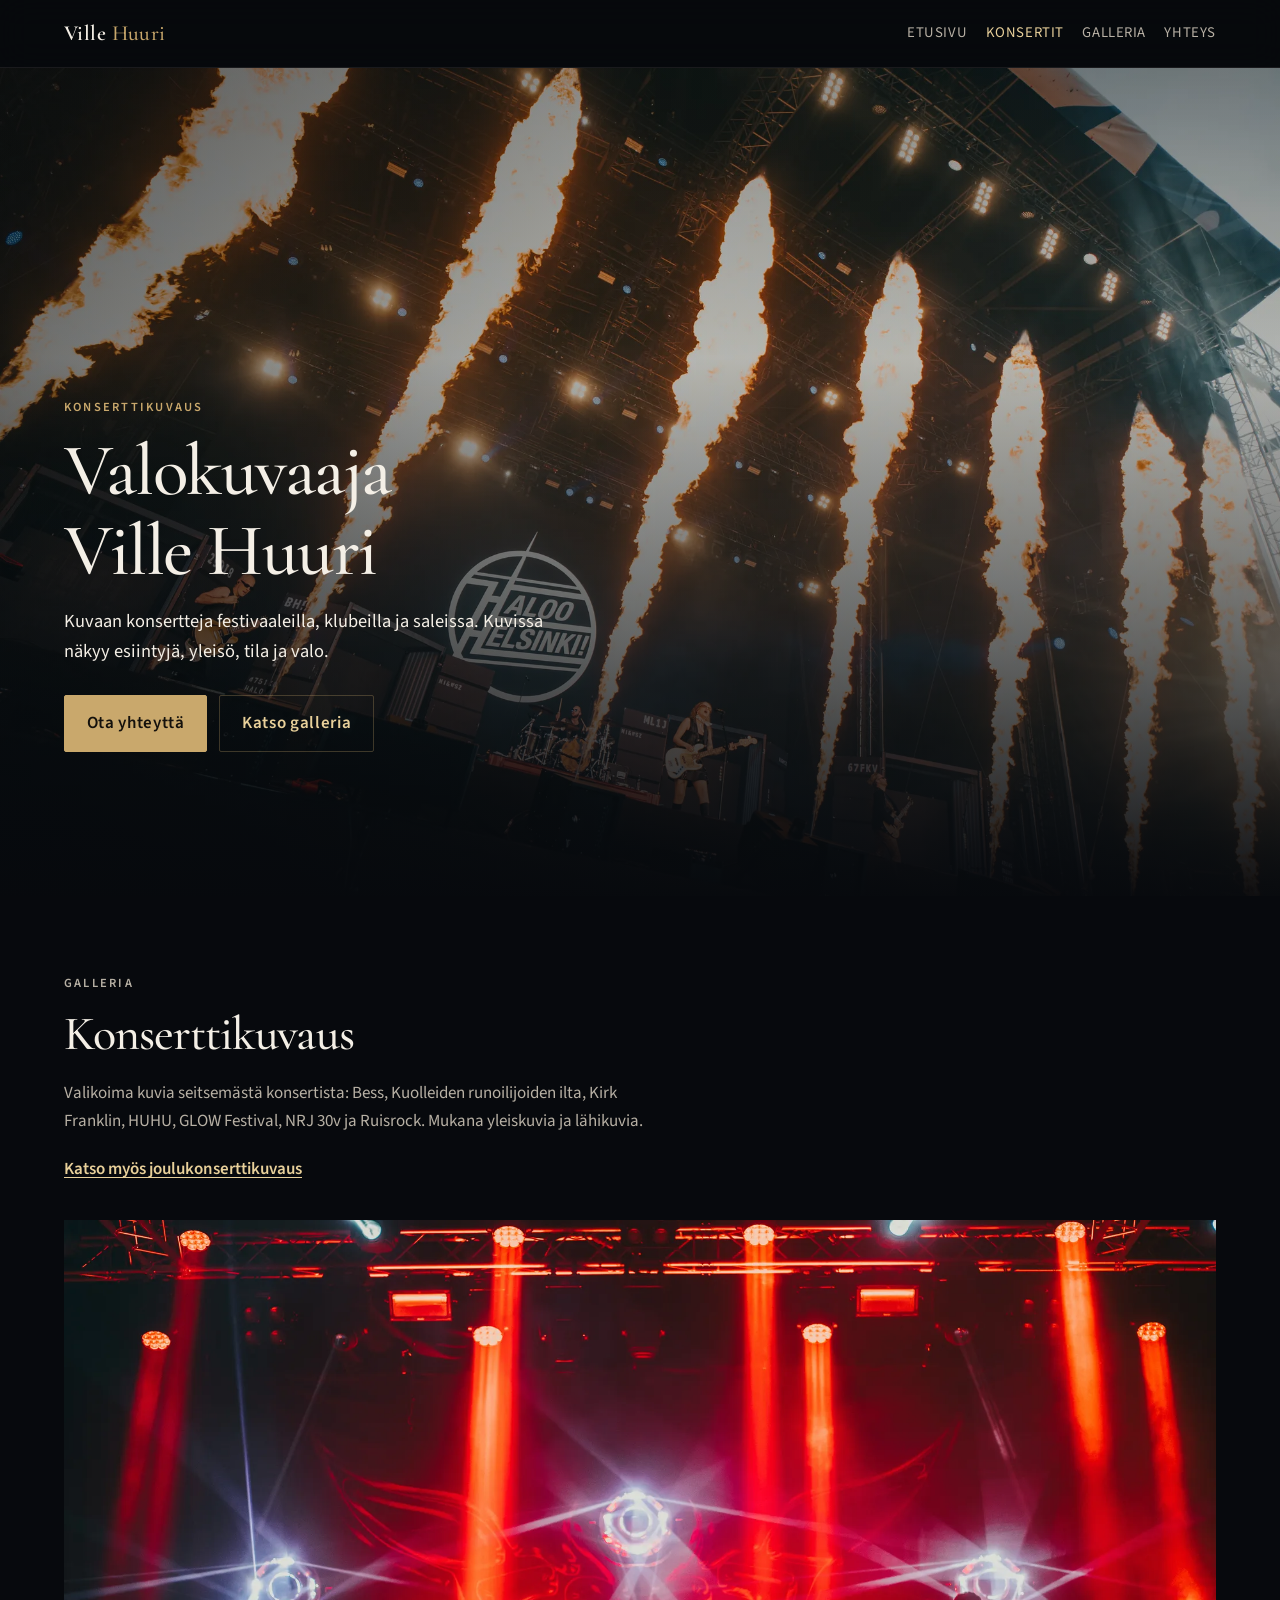
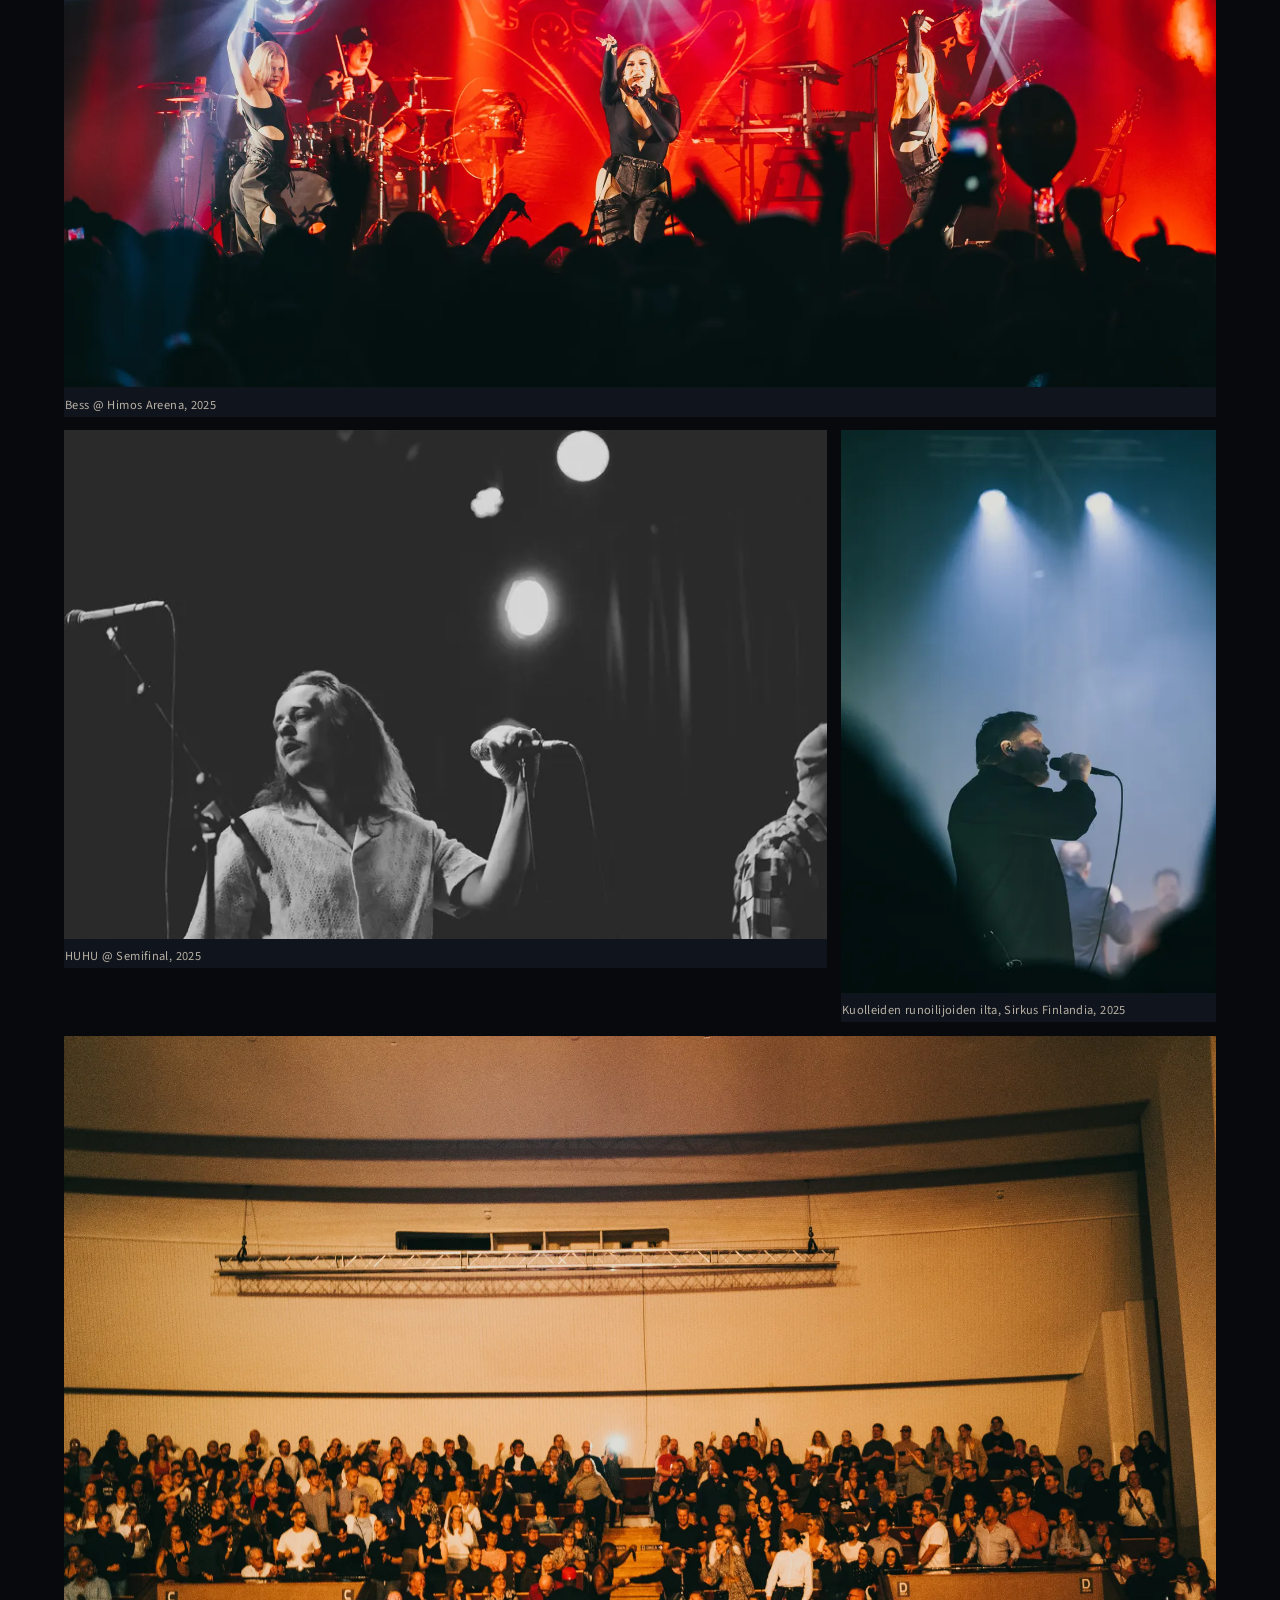
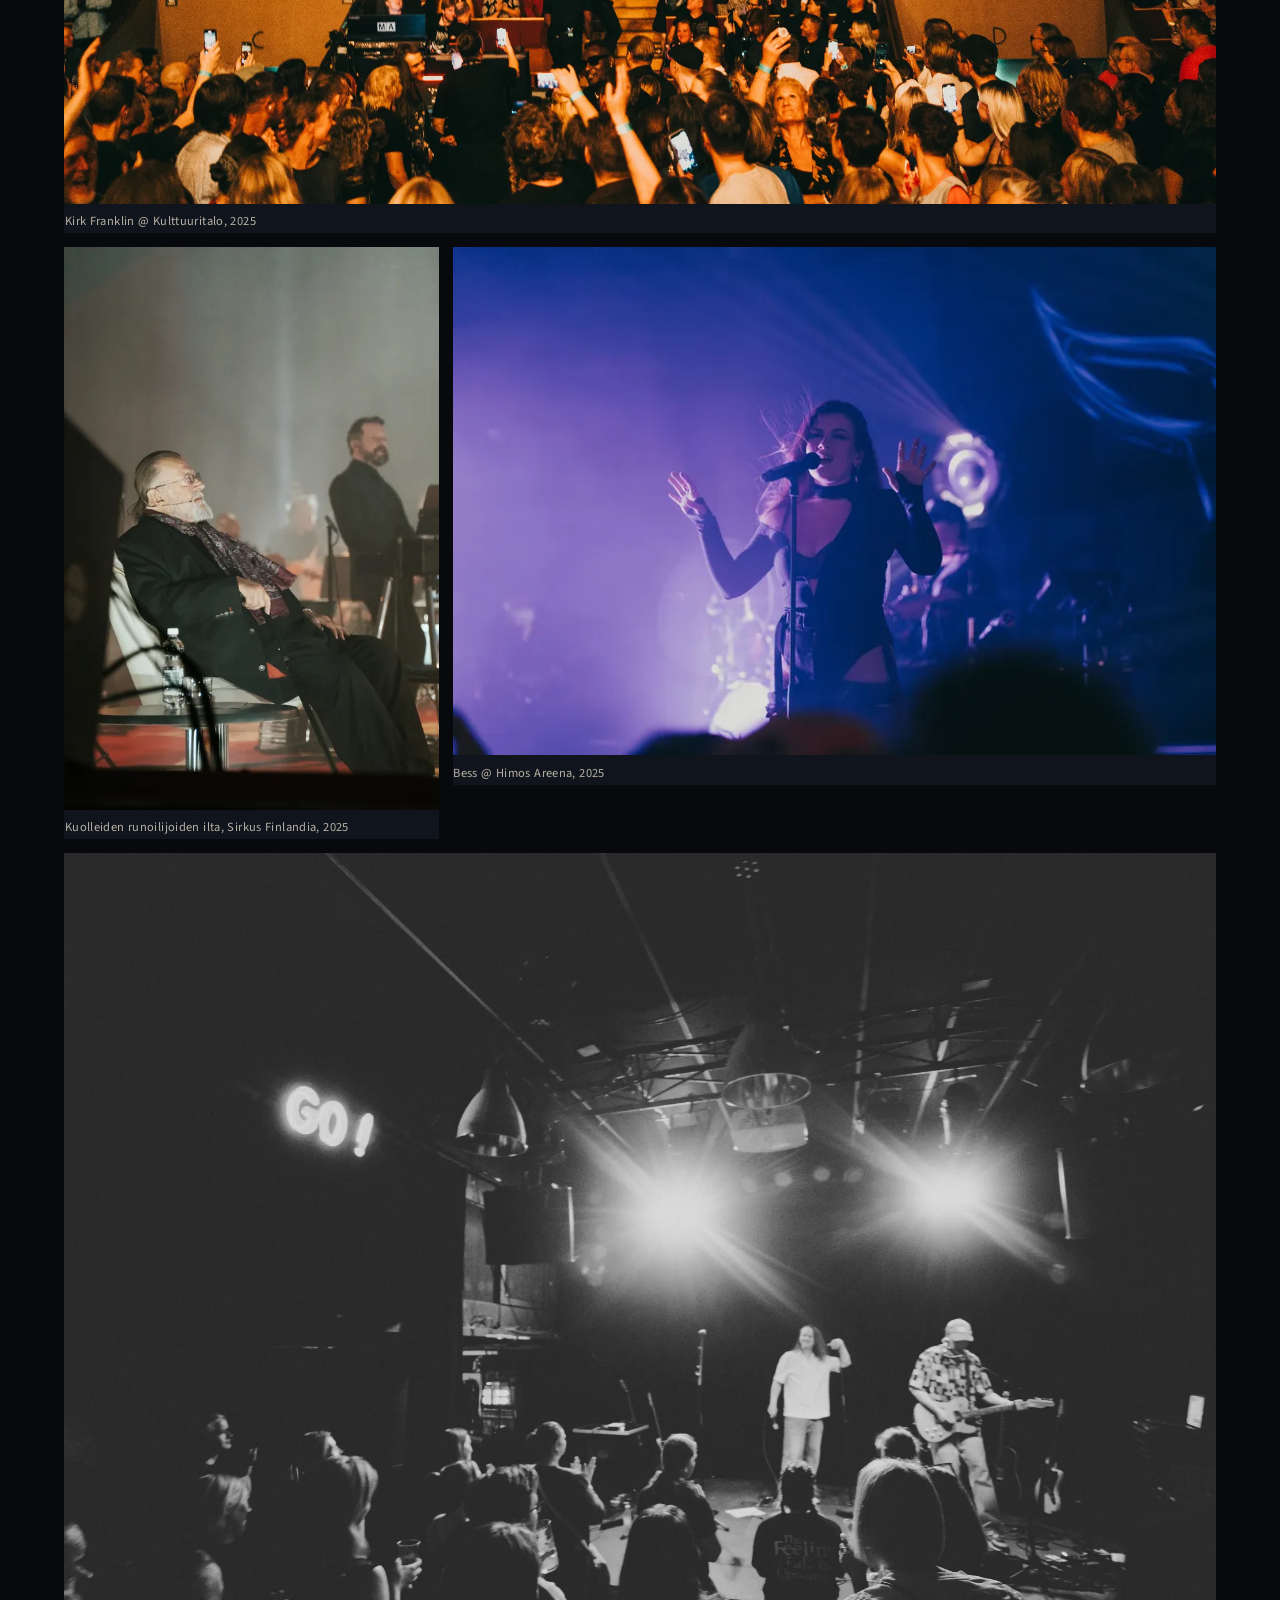
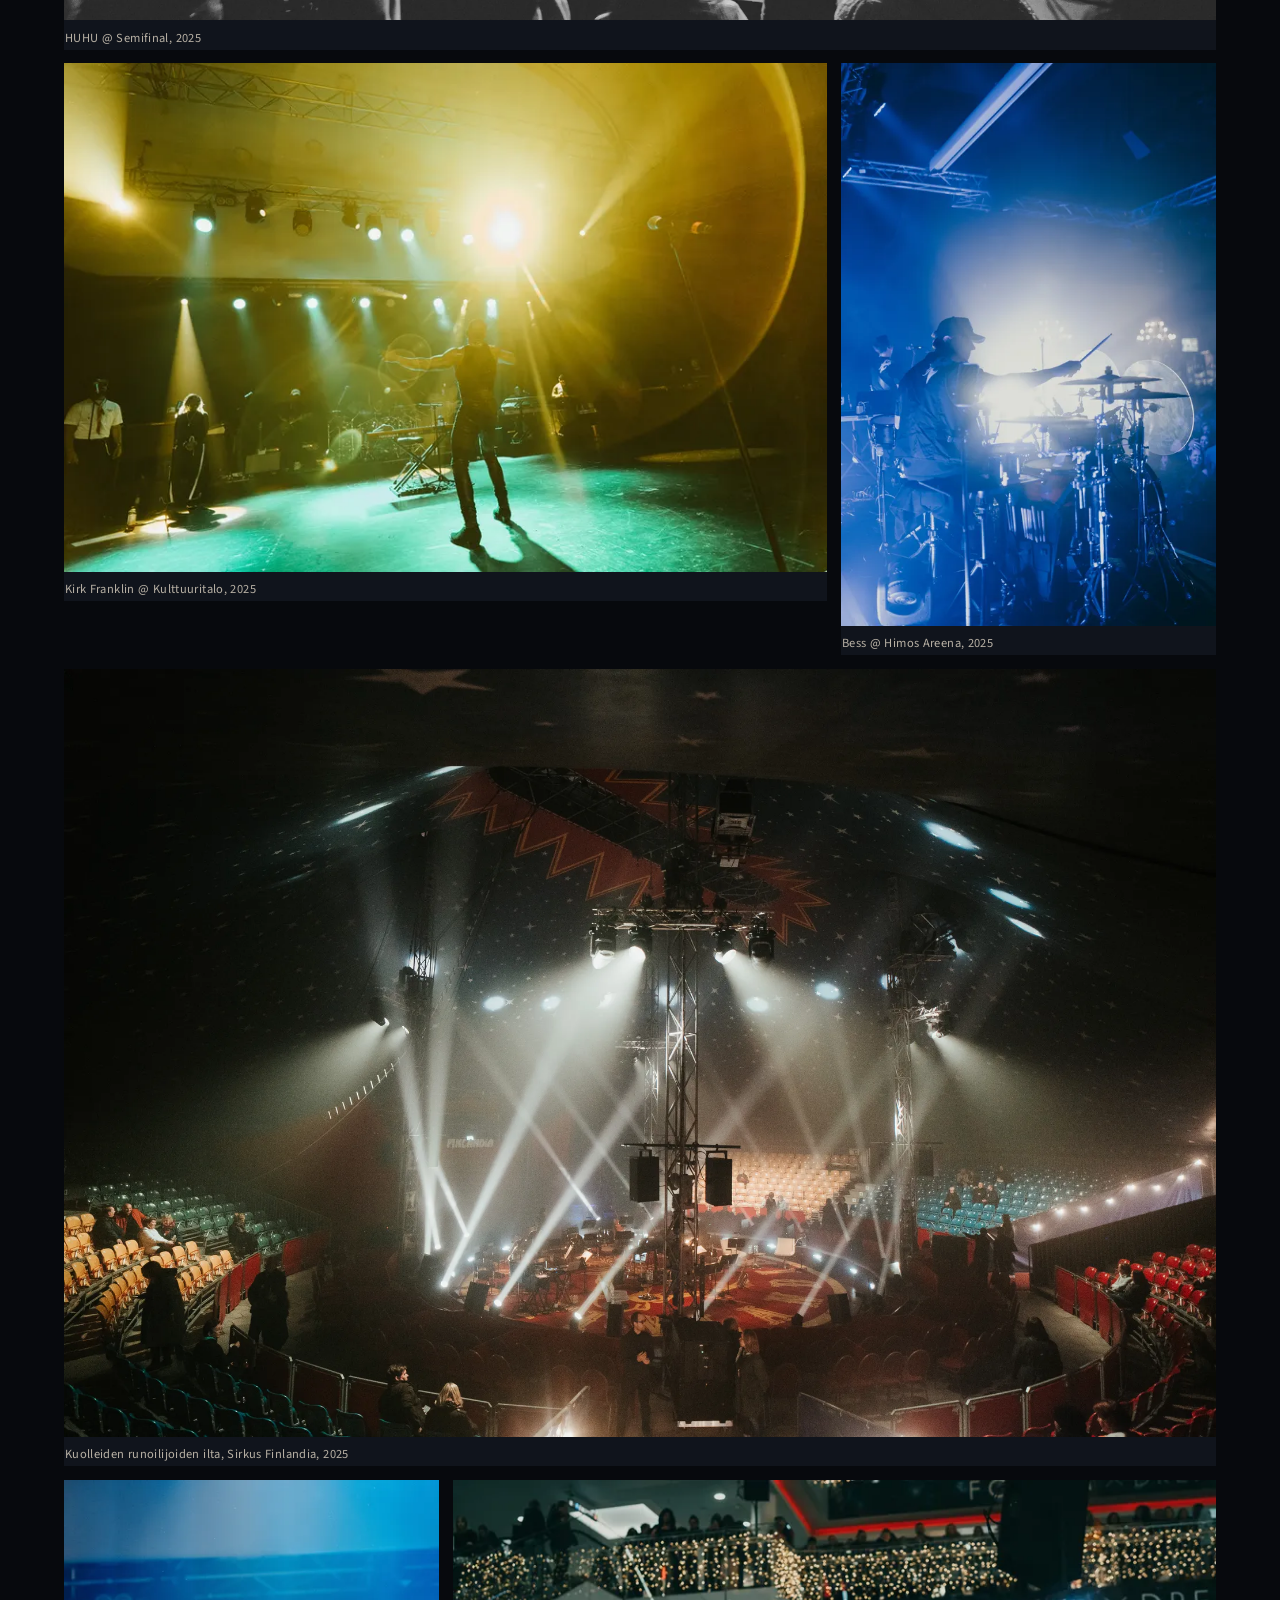
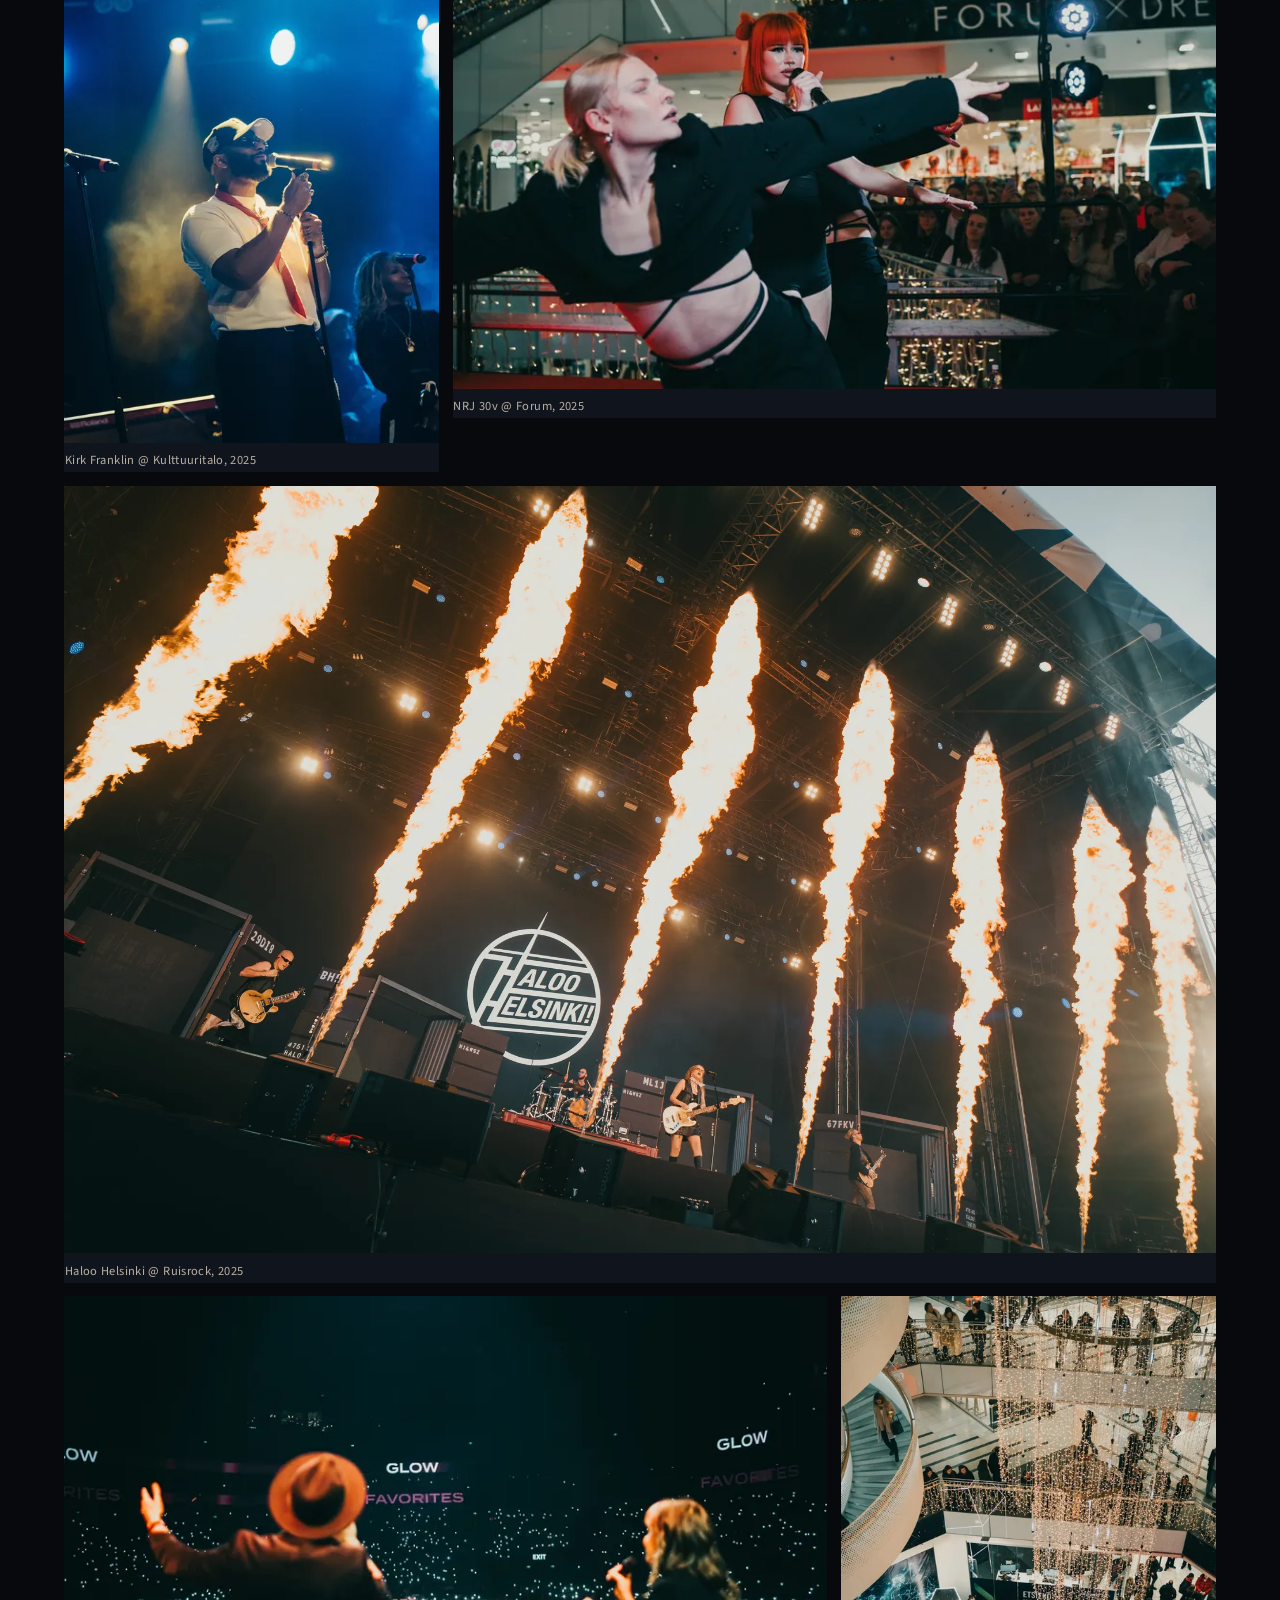
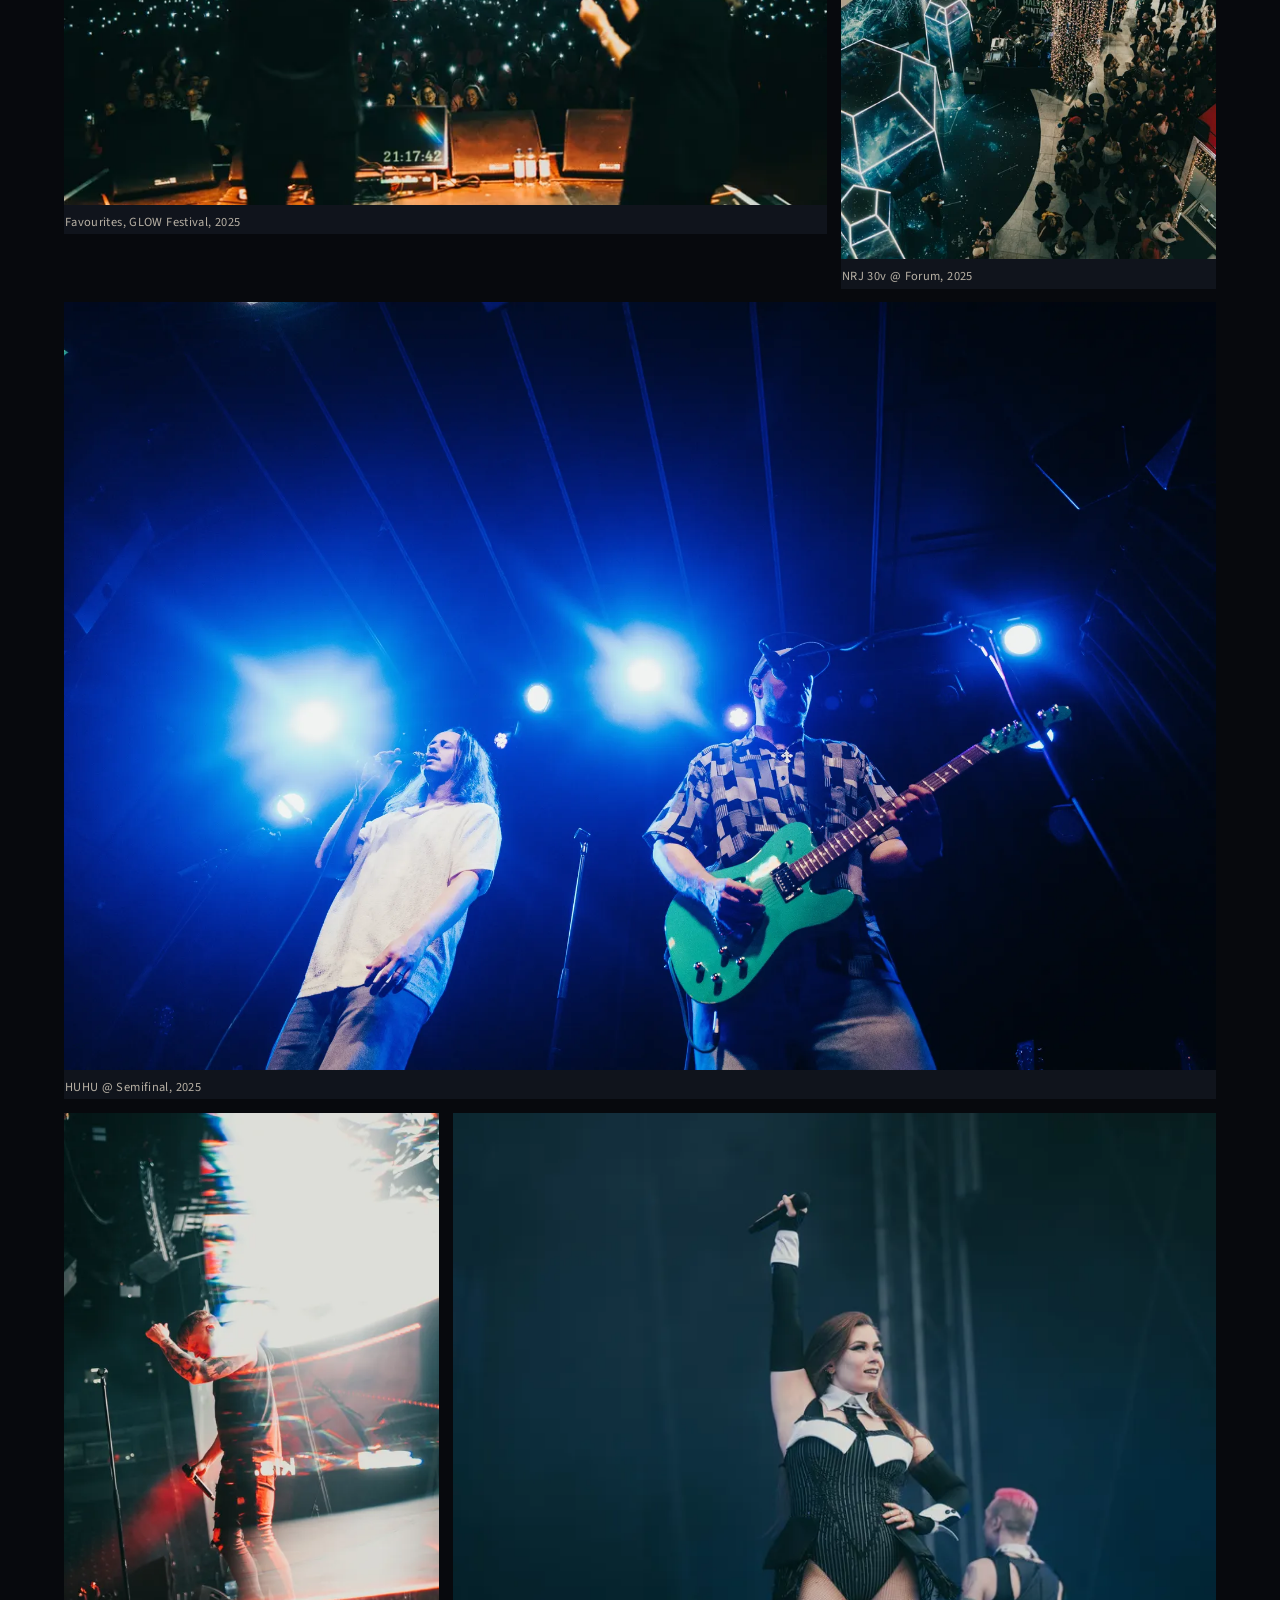
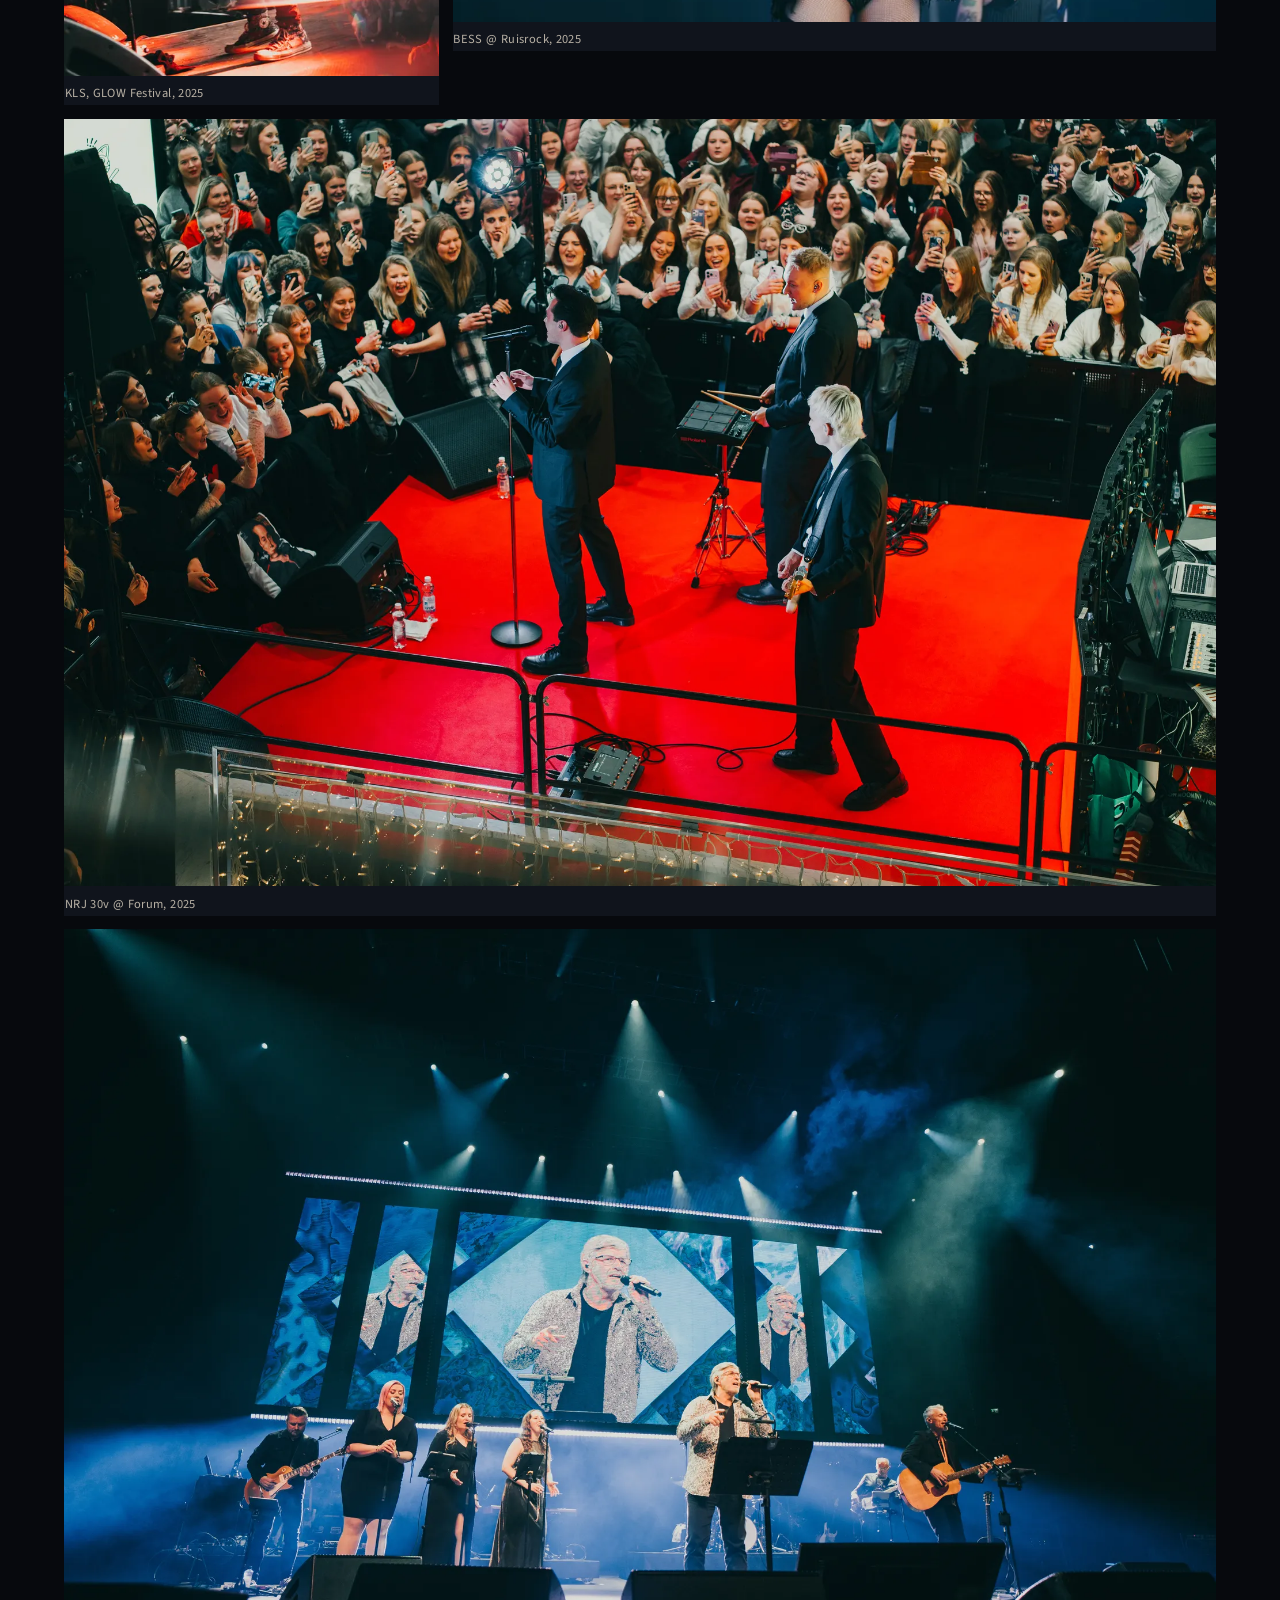
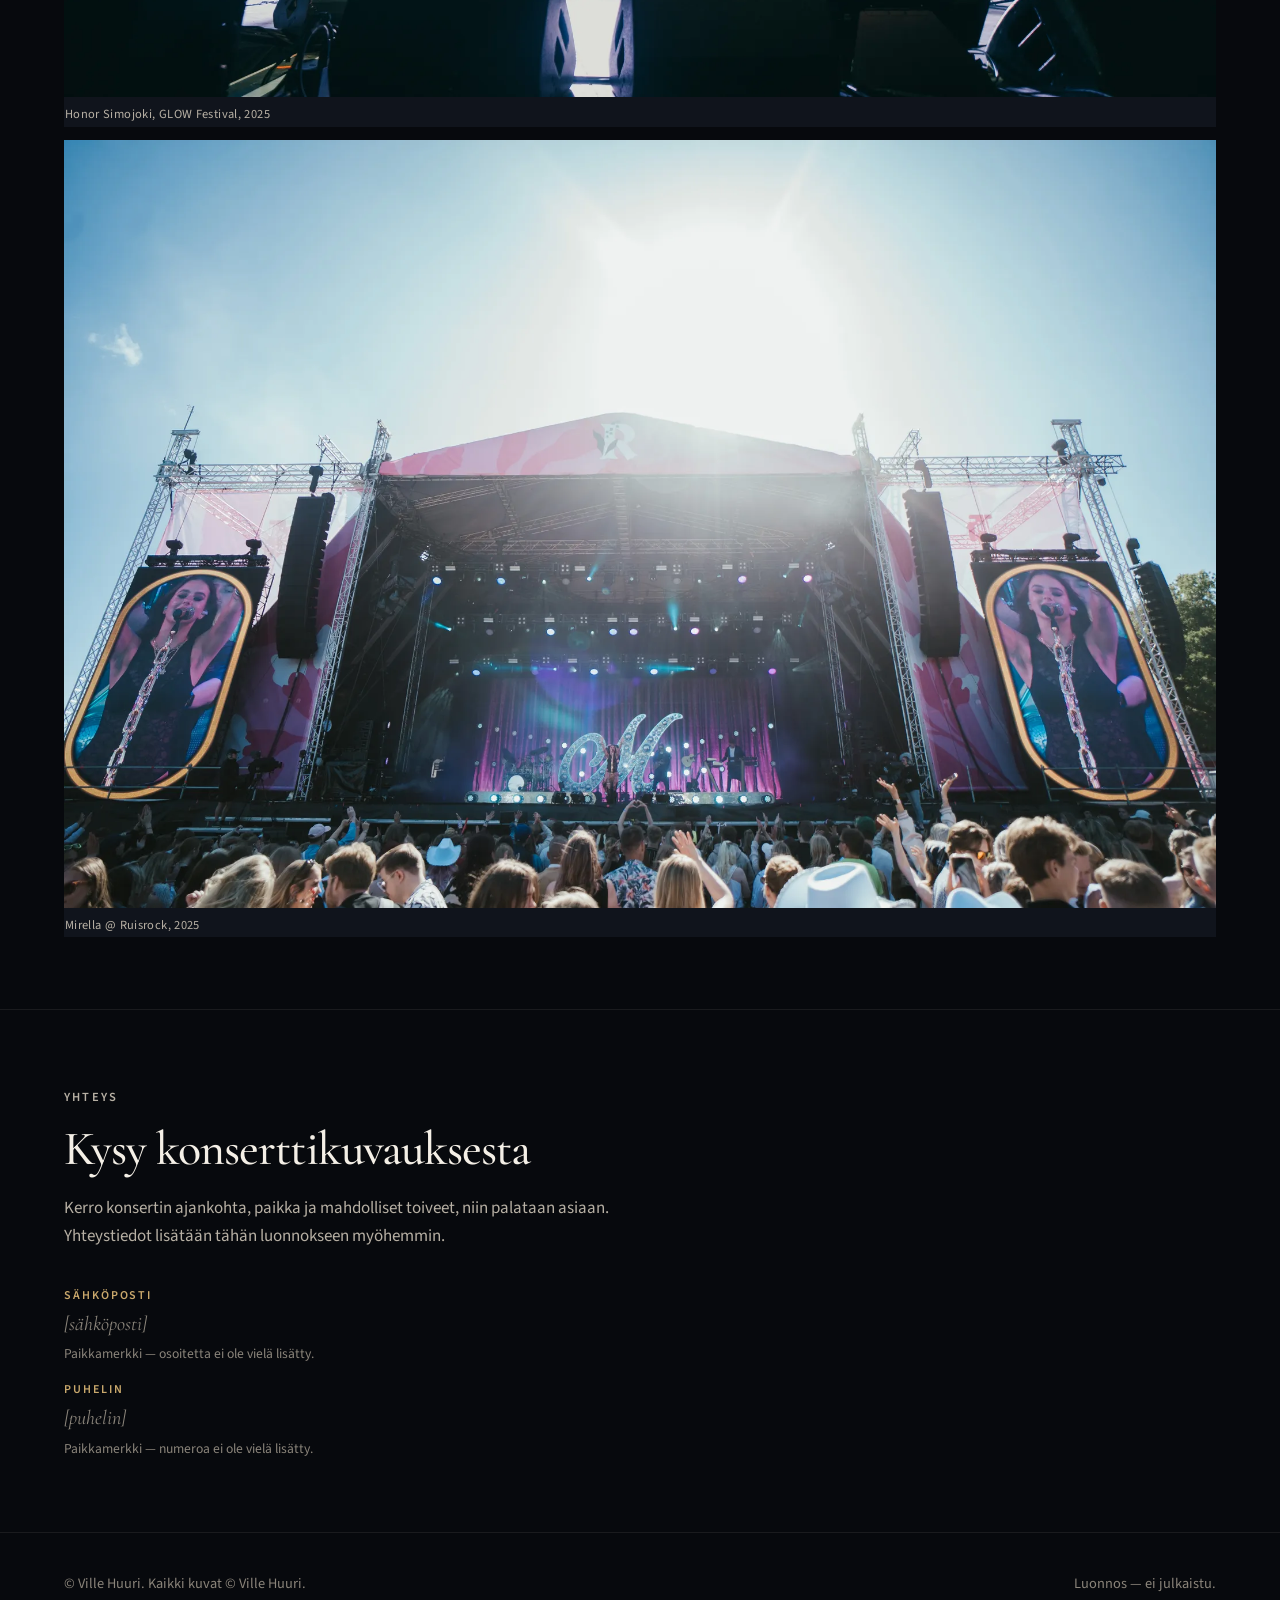
<file: konserttikuvaus.html>
<!DOCTYPE html>
<html lang="fi">
<head>
  <meta charset="utf-8">
  <meta name="viewport" content="width=device-width, initial-scale=1">
  <title>Valokuvaaja Ville Huuri — Konserttikuvaus</title>
  <meta name="description" content="Valokuvaaja Ville Huuri kuvaa konsertteja: festivaalit, klubikeikat ja suuret salit. Katso konserttikuvagalleria.">
  <meta name="author" content="Ville Huuri">
  <meta property="og:type" content="website">
  <meta property="og:locale" content="fi_FI">
  <meta property="og:title" content="Valokuvaaja Ville Huuri — Konserttikuvaus">
  <meta property="og:description" content="Konserttikuvaus festivaaleilta, klubeilta ja saleista. Valokuvaaja Ville Huuri.">
  <meta property="og:image" content="images/og-konsertti.jpg">
  <meta property="og:image:width" content="1200">
  <meta property="og:image:height" content="630">
  <meta property="og:image:alt" content="Haloo Helsinki Ruisrockissa, valokuvaaja Ville Huuri">
  <meta name="twitter:card" content="summary_large_image">
  <meta name="twitter:title" content="Valokuvaaja Ville Huuri — Konserttikuvaus">
  <meta name="twitter:description" content="Konserttikuvaus festivaaleilta, klubeilta ja saleista. Valokuvaaja Ville Huuri.">
  <meta name="twitter:image" content="images/og-konsertti.jpg">
  <link rel="icon" href="images/favicon.svg" type="image/svg+xml">
  <link rel="icon" href="images/favicon-32.png" type="image/png" sizes="32x32">
  <link rel="apple-touch-icon" href="images/apple-touch-icon.png">
  <link rel="preconnect" href="https://fonts.googleapis.com">
  <link rel="preconnect" href="https://fonts.gstatic.com" crossorigin>
  <link rel="stylesheet" href="https://fonts.googleapis.com/css2?family=Cormorant+Garamond:ital,wght@0,500;0,600;1,500&amp;family=Source+Sans+3:wght@400;600&amp;display=swap">
  <link rel="stylesheet" href="css/style.css">
</head>
<body>
  <a class="skip-link" href="#sisalto">Siirry sisältöön</a>

  <header class="site-header">
    <div class="header-inner">
      <a class="logo" href="index.html">Ville <span>Huuri</span></a>
      <nav class="nav" aria-label="Päävalikko">
        <a href="index.html">Etusivu</a>
        <a href="konserttikuvaus.html" aria-current="page">Konsertit</a>
        <a href="#galleria">Galleria</a>
        <a href="#yhteys">Yhteys</a>
      </nav>
    </div>
  </header>

  <main id="sisalto">
    <section class="hero" id="yla" aria-label="Esittely">
      <div class="hero-media">
        <picture>
          <source type="image/webp" srcset="images/full/ruis-haloo.webp">
          <img src="images/full/ruis-haloo.jpg" alt="Haloo Helsinki Ruisrockissa, pyrotekniikka festivaalilavalla." width="2000" height="1333" fetchpriority="high">
        </picture>
      </div>
      <div class="hero-content">
        <p class="eyebrow">Konserttikuvaus</p>
        <h1>Valokuvaaja Ville&nbsp;Huuri</h1>
        <p class="lead">Kuvaan konsertteja festivaaleilla, klubeilla ja saleissa. Kuvissa näkyy esiintyjä, yleisö, tila ja valo.</p>
        <div class="hero-actions">
          <a class="btn" href="#yhteys">Ota yhteyttä</a>
          <a class="btn btn-ghost" href="#galleria">Katso galleria</a>
        </div>
      </div>
    </section>

    <section id="galleria">
      <div class="wrap">
        <div class="section-head">
          <p class="eyebrow">Galleria</p>
          <h2>Konserttikuvaus</h2>
          <p>Valikoima kuvia seitsemästä konsertista: Bess, Kuolleiden runoilijoiden ilta, Kirk Franklin, HUHU, GLOW Festival, NRJ 30v ja Ruisrock. Mukana yleiskuvia ja lähikuvia.</p>
          <p class="page-lead-link"><a href="index.html#galleria">Katso myös joulukonserttikuvaus</a></p>
        </div>
        <div class="gallery has-captions">
        <figure class="shape-landscape span-3" data-concert="bess" data-key="bess-017" style="--r:1;--c:1;--cs:3">
          <a href="images/full/bess-017.jpg" data-lightbox data-full-webp="images/full/bess-017.webp" data-caption="Bess @ Himos Areena, 2025">
            <picture>
              <source type="image/webp" srcset="images/thumbs/bess-017.webp 800w, images/full/bess-017.webp 2000w" sizes="(max-width: 719px) calc(100vw - 2rem), min(72rem, calc(100vw - 2rem))">
              <img src="images/thumbs/bess-017.jpg" srcset="images/thumbs/bess-017.jpg 800w, images/full/bess-017.jpg 2000w" sizes="(max-width: 719px) calc(100vw - 2rem), min(72rem, calc(100vw - 2rem))" alt="Bess Himos Areenalla punaisessa lavavalossa: yhtye lavalla ja yleisö etualalla" width="800" height="533" loading="eager" fetchpriority="high">
            </picture>
            <figcaption>Bess @ Himos Areena, 2025</figcaption>
          </a>
        </figure>
        <figure class="shape-landscape span-2" data-concert="huhu" data-key="huhu-013" style="--r:2;--c:1;--cs:2">
          <a href="images/full/huhu-013.jpg" data-lightbox data-full-webp="images/full/huhu-013.webp" data-caption="HUHU @ Semifinal, 2025">
            <picture>
              <source type="image/webp" srcset="images/thumbs/huhu-013.webp 800w, images/full/huhu-013.webp 2000w" sizes="(max-width: 719px) calc(100vw - 2rem), calc((min(72rem, 100vw - 2rem) - 1.7rem) * 2 / 3)">
              <img src="images/thumbs/huhu-013.jpg" srcset="images/thumbs/huhu-013.jpg 800w, images/full/huhu-013.jpg 2000w" sizes="(max-width: 719px) calc(100vw - 2rem), calc((min(72rem, 100vw - 2rem) - 1.7rem) * 2 / 3)" alt="Mustavalkoinen lähikuva HUHU-laulajasta mikrofonin ääressä Semifinalissa" width="800" height="533" loading="eager">
            </picture>
            <figcaption>HUHU @ Semifinal, 2025</figcaption>
          </a>
        </figure>
        <figure class="shape-portrait span-1" data-concert="kri" data-key="kri-130" style="--r:2;--c:3;--cs:1">
          <a href="images/full/kri-130.jpg" data-lightbox data-full-webp="images/full/kri-130.webp" data-caption="Kuolleiden runoilijoiden ilta, Sirkus Finlandia, 2025">
            <picture>
              <source type="image/webp" srcset="images/thumbs/kri-130.webp 800w, images/full/kri-130.webp 2000w" sizes="(max-width: 719px) calc(100vw - 2rem), calc((min(72rem, 100vw - 2rem) - 1.7rem) / 3)">
              <img src="images/thumbs/kri-130.jpg" srcset="images/thumbs/kri-130.jpg 800w, images/full/kri-130.jpg 2000w" sizes="(max-width: 719px) calc(100vw - 2rem), calc((min(72rem, 100vw - 2rem) - 1.7rem) / 3)" alt="Laulaja spottivalossa Kuolleiden runoilijoiden illassa Sirkus Finlandiassa" width="533" height="800" loading="eager">
            </picture>
            <figcaption>Kuolleiden runoilijoiden ilta, Sirkus Finlandia, 2025</figcaption>
          </a>
        </figure>
        <figure class="shape-landscape span-3" data-concert="kirk" data-key="kirk-180" style="--r:3;--c:1;--cs:3">
          <a href="images/full/kirk-180.jpg" data-lightbox data-full-webp="images/full/kirk-180.webp" data-caption="Kirk Franklin @ Kulttuuritalo, 2025">
            <picture>
              <source type="image/webp" srcset="images/thumbs/kirk-180.webp 800w, images/full/kirk-180.webp 2000w" sizes="(max-width: 719px) calc(100vw - 2rem), min(72rem, calc(100vw - 2rem))">
              <img src="images/thumbs/kirk-180.jpg" srcset="images/thumbs/kirk-180.jpg 800w, images/full/kirk-180.jpg 2000w" sizes="(max-width: 719px) calc(100vw - 2rem), min(72rem, calc(100vw - 2rem))" alt="Kulttuuritalon täysi yleisö seuraa Kirk Franklinin konserttia" width="800" height="533" loading="eager">
            </picture>
            <figcaption>Kirk Franklin @ Kulttuuritalo, 2025</figcaption>
          </a>
        </figure>
        <figure class="shape-portrait span-1" data-concert="kri" data-key="kri-083" style="--r:4;--c:1;--cs:1">
          <a href="images/full/kri-083.jpg" data-lightbox data-full-webp="images/full/kri-083.webp" data-caption="Kuolleiden runoilijoiden ilta, Sirkus Finlandia, 2025">
            <picture>
              <source type="image/webp" srcset="images/thumbs/kri-083.webp 800w, images/full/kri-083.webp 2000w" sizes="(max-width: 719px) calc(100vw - 2rem), calc((min(72rem, 100vw - 2rem) - 1.7rem) / 3)">
              <img src="images/thumbs/kri-083.jpg" srcset="images/thumbs/kri-083.jpg 800w, images/full/kri-083.jpg 2000w" sizes="(max-width: 719px) calc(100vw - 2rem), calc((min(72rem, 100vw - 2rem) - 1.7rem) / 3)" alt="Muotokuva esiintyjästä tuolissa Kuolleiden runoilijoiden illassa Sirkus Finlandiassa" width="533" height="800" loading="eager">
            </picture>
            <figcaption>Kuolleiden runoilijoiden ilta, Sirkus Finlandia, 2025</figcaption>
          </a>
        </figure>
        <figure class="shape-landscape span-2" data-concert="bess" data-key="bess-056" style="--r:4;--c:2;--cs:2">
          <a href="images/full/bess-056.jpg" data-lightbox data-full-webp="images/full/bess-056.webp" data-caption="Bess @ Himos Areena, 2025">
            <picture>
              <source type="image/webp" srcset="images/thumbs/bess-056.webp 800w, images/full/bess-056.webp 2000w" sizes="(max-width: 719px) calc(100vw - 2rem), calc((min(72rem, 100vw - 2rem) - 1.7rem) * 2 / 3)">
              <img src="images/thumbs/bess-056.jpg" srcset="images/thumbs/bess-056.jpg 800w, images/full/bess-056.jpg 2000w" sizes="(max-width: 719px) calc(100vw - 2rem), calc((min(72rem, 100vw - 2rem) - 1.7rem) * 2 / 3)" alt="Lähikuva Bessistä laulamassa kitaran kanssa Himos Areenalla, sininen konserttivalo" width="800" height="533" loading="lazy">
            </picture>
            <figcaption>Bess @ Himos Areena, 2025</figcaption>
          </a>
        </figure>
        <figure class="shape-landscape span-3" data-concert="huhu" data-key="huhu-118" style="--r:5;--c:1;--cs:3">
          <a href="images/full/huhu-118.jpg" data-lightbox data-full-webp="images/full/huhu-118.webp" data-caption="HUHU @ Semifinal, 2025">
            <picture>
              <source type="image/webp" srcset="images/thumbs/huhu-118.webp 800w, images/full/huhu-118.webp 2000w" sizes="(max-width: 719px) calc(100vw - 2rem), min(72rem, calc(100vw - 2rem))">
              <img src="images/thumbs/huhu-118.jpg" srcset="images/thumbs/huhu-118.jpg 800w, images/full/huhu-118.jpg 2000w" sizes="(max-width: 719px) calc(100vw - 2rem), min(72rem, calc(100vw - 2rem))" alt="Yleiskuva HUHU-keikasta Semifinalissa: lava, valot ja yleisö" width="800" height="533" loading="lazy">
            </picture>
            <figcaption>HUHU @ Semifinal, 2025</figcaption>
          </a>
        </figure>
        <figure class="shape-landscape span-2" data-concert="kirk" data-key="kirk-134" style="--r:6;--c:1;--cs:2">
          <a href="images/full/kirk-134.jpg" data-lightbox data-full-webp="images/full/kirk-134.webp" data-caption="Kirk Franklin @ Kulttuuritalo, 2025">
            <picture>
              <source type="image/webp" srcset="images/thumbs/kirk-134.webp 800w, images/full/kirk-134.webp 2000w" sizes="(max-width: 719px) calc(100vw - 2rem), calc((min(72rem, 100vw - 2rem) - 1.7rem) * 2 / 3)">
              <img src="images/thumbs/kirk-134.jpg" srcset="images/thumbs/kirk-134.jpg 800w, images/full/kirk-134.jpg 2000w" sizes="(max-width: 719px) calc(100vw - 2rem), calc((min(72rem, 100vw - 2rem) - 1.7rem) * 2 / 3)" alt="Kirk Franklin keltaisessa lavavalossa Kulttuuritalolla" width="800" height="533" loading="lazy">
            </picture>
            <figcaption>Kirk Franklin @ Kulttuuritalo, 2025</figcaption>
          </a>
        </figure>
        <figure class="shape-portrait span-1" data-concert="bess" data-key="bess-025" style="--r:6;--c:3;--cs:1">
          <a href="images/full/bess-025.jpg" data-lightbox data-full-webp="images/full/bess-025.webp" data-caption="Bess @ Himos Areena, 2025">
            <picture>
              <source type="image/webp" srcset="images/thumbs/bess-025.webp 800w, images/full/bess-025.webp 2000w" sizes="(max-width: 719px) calc(100vw - 2rem), calc((min(72rem, 100vw - 2rem) - 1.7rem) / 3)">
              <img src="images/thumbs/bess-025.jpg" srcset="images/thumbs/bess-025.jpg 800w, images/full/bess-025.jpg 2000w" sizes="(max-width: 719px) calc(100vw - 2rem), calc((min(72rem, 100vw - 2rem) - 1.7rem) / 3)" alt="Rumpalin siluetti Bessin konsertissa Himos Areenalla" width="533" height="800" loading="lazy">
            </picture>
            <figcaption>Bess @ Himos Areena, 2025</figcaption>
          </a>
        </figure>
        <figure class="shape-landscape span-3" data-concert="kri" data-key="kri-024" style="--r:7;--c:1;--cs:3">
          <a href="images/full/kri-024.jpg" data-lightbox data-full-webp="images/full/kri-024.webp" data-caption="Kuolleiden runoilijoiden ilta, Sirkus Finlandia, 2025">
            <picture>
              <source type="image/webp" srcset="images/thumbs/kri-024.webp 800w, images/full/kri-024.webp 2000w" sizes="(max-width: 719px) calc(100vw - 2rem), min(72rem, calc(100vw - 2rem))">
              <img src="images/thumbs/kri-024.jpg" srcset="images/thumbs/kri-024.jpg 800w, images/full/kri-024.jpg 2000w" sizes="(max-width: 719px) calc(100vw - 2rem), min(72rem, calc(100vw - 2rem))" alt="Lavavalot ja areena Kuolleiden runoilijoiden illassa Sirkus Finlandiassa" width="800" height="533" loading="lazy">
            </picture>
            <figcaption>Kuolleiden runoilijoiden ilta, Sirkus Finlandia, 2025</figcaption>
          </a>
        </figure>
        <figure class="shape-portrait span-1" data-concert="kirk" data-key="kirk-157" style="--r:8;--c:1;--cs:1">
          <a href="images/full/kirk-157.jpg" data-lightbox data-full-webp="images/full/kirk-157.webp" data-caption="Kirk Franklin @ Kulttuuritalo, 2025">
            <picture>
              <source type="image/webp" srcset="images/thumbs/kirk-157.webp 800w, images/full/kirk-157.webp 2000w" sizes="(max-width: 719px) calc(100vw - 2rem), calc((min(72rem, 100vw - 2rem) - 1.7rem) / 3)">
              <img src="images/thumbs/kirk-157.jpg" srcset="images/thumbs/kirk-157.jpg 800w, images/full/kirk-157.jpg 2000w" sizes="(max-width: 719px) calc(100vw - 2rem), calc((min(72rem, 100vw - 2rem) - 1.7rem) / 3)" alt="Laulaja sinisessä valossa Kirk Franklinin konsertissa Kulttuuritalolla" width="533" height="800" loading="lazy">
            </picture>
            <figcaption>Kirk Franklin @ Kulttuuritalo, 2025</figcaption>
          </a>
        </figure>
        <figure class="shape-landscape span-2" data-concert="nrj" data-key="nrj-065" style="--r:8;--c:2;--cs:2">
          <a href="images/full/nrj-065.jpg" data-lightbox data-full-webp="images/full/nrj-065.webp" data-caption="NRJ 30v @ Forum, 2025">
            <picture>
              <source type="image/webp" srcset="images/thumbs/nrj-065.webp 800w, images/full/nrj-065.webp 2000w" sizes="(max-width: 719px) calc(100vw - 2rem), calc((min(72rem, 100vw - 2rem) - 1.7rem) * 2 / 3)">
              <img src="images/thumbs/nrj-065.jpg" srcset="images/thumbs/nrj-065.jpg 800w, images/full/nrj-065.jpg 2000w" sizes="(max-width: 719px) calc(100vw - 2rem), calc((min(72rem, 100vw - 2rem) - 1.7rem) * 2 / 3)" alt="Esiintyjä liikkeessä NRJ 30v -juhlakonsertissa Forumissa" width="800" height="533" loading="lazy">
            </picture>
            <figcaption>NRJ 30v @ Forum, 2025</figcaption>
          </a>
        </figure>
        <figure class="shape-landscape span-3" data-concert="ruis" data-key="ruis-haloo" style="--r:9;--c:1;--cs:3">
          <a href="images/full/ruis-haloo.jpg" data-lightbox data-full-webp="images/full/ruis-haloo.webp" data-caption="Haloo Helsinki @ Ruisrock, 2025">
            <picture>
              <source type="image/webp" srcset="images/thumbs/ruis-haloo.webp 800w, images/full/ruis-haloo.webp 2000w" sizes="(max-width: 719px) calc(100vw - 2rem), min(72rem, calc(100vw - 2rem))">
              <img src="images/thumbs/ruis-haloo.jpg" srcset="images/thumbs/ruis-haloo.jpg 800w, images/full/ruis-haloo.jpg 2000w" sizes="(max-width: 719px) calc(100vw - 2rem), min(72rem, calc(100vw - 2rem))" alt="Haloo Helsinki Ruisrockissa, pyrotekniikka festivaalilavalla" width="800" height="533" loading="lazy">
            </picture>
            <figcaption>Haloo Helsinki @ Ruisrock, 2025</figcaption>
          </a>
        </figure>
        <figure class="shape-landscape span-2" data-concert="glow" data-key="glow-051" style="--r:10;--c:1;--cs:2">
          <a href="images/full/glow-051.jpg" data-lightbox data-full-webp="images/full/glow-051.webp" data-caption="Favourites, GLOW Festival, 2025">
            <picture>
              <source type="image/webp" srcset="images/thumbs/glow-051.webp 800w, images/full/glow-051.webp 2000w" sizes="(max-width: 719px) calc(100vw - 2rem), calc((min(72rem, 100vw - 2rem) - 1.7rem) * 2 / 3)">
              <img src="images/thumbs/glow-051.jpg" srcset="images/thumbs/glow-051.jpg 800w, images/full/glow-051.jpg 2000w" sizes="(max-width: 719px) calc(100vw - 2rem), calc((min(72rem, 100vw - 2rem) - 1.7rem) * 2 / 3)" alt="Esiintyjä selin yleisöön GLOW Festivalin Favourites-konsertissa, yleisön puhelimet valaisevat salia" width="800" height="533" loading="lazy">
            </picture>
            <figcaption>Favourites, GLOW Festival, 2025</figcaption>
          </a>
        </figure>
        <figure class="shape-portrait span-1" data-concert="nrj" data-key="nrj-017" style="--r:10;--c:3;--cs:1">
          <a href="images/full/nrj-017.jpg" data-lightbox data-full-webp="images/full/nrj-017.webp" data-caption="NRJ 30v @ Forum, 2025">
            <picture>
              <source type="image/webp" srcset="images/thumbs/nrj-017.webp 800w, images/full/nrj-017.webp 2000w" sizes="(max-width: 719px) calc(100vw - 2rem), calc((min(72rem, 100vw - 2rem) - 1.7rem) / 3)">
              <img src="images/thumbs/nrj-017.jpg" srcset="images/thumbs/nrj-017.jpg 800w, images/full/nrj-017.jpg 2000w" sizes="(max-width: 719px) calc(100vw - 2rem), calc((min(72rem, 100vw - 2rem) - 1.7rem) / 3)" alt="Forum-atrium ylhäältä kuvattuna: valopisteet ja väkijoukko NRJ 30v -juhlakonsertissa" width="533" height="800" loading="lazy">
            </picture>
            <figcaption>NRJ 30v @ Forum, 2025</figcaption>
          </a>
        </figure>
        <figure class="shape-landscape span-3" data-concert="huhu" data-key="huhu-130" style="--r:11;--c:1;--cs:3">
          <a href="images/full/huhu-130.jpg" data-lightbox data-full-webp="images/full/huhu-130.webp" data-caption="HUHU @ Semifinal, 2025">
            <picture>
              <source type="image/webp" srcset="images/thumbs/huhu-130.webp 800w, images/full/huhu-130.webp 2000w" sizes="(max-width: 719px) calc(100vw - 2rem), min(72rem, calc(100vw - 2rem))">
              <img src="images/thumbs/huhu-130.jpg" srcset="images/thumbs/huhu-130.jpg 800w, images/full/huhu-130.jpg 2000w" sizes="(max-width: 719px) calc(100vw - 2rem), min(72rem, calc(100vw - 2rem))" alt="HUHU esiintyy Semifinalissa sinisessä valossa" width="800" height="533" loading="lazy">
            </picture>
            <figcaption>HUHU @ Semifinal, 2025</figcaption>
          </a>
        </figure>
        <figure class="shape-portrait span-1" data-concert="glow" data-key="glow-070" style="--r:12;--c:1;--cs:1">
          <a href="images/full/glow-070.jpg" data-lightbox data-full-webp="images/full/glow-070.webp" data-caption="KLS, GLOW Festival, 2025">
            <picture>
              <source type="image/webp" srcset="images/thumbs/glow-070.webp 800w, images/full/glow-070.webp 2000w" sizes="(max-width: 719px) calc(100vw - 2rem), calc((min(72rem, 100vw - 2rem) - 1.7rem) / 3)">
              <img src="images/thumbs/glow-070.jpg" srcset="images/thumbs/glow-070.jpg 800w, images/full/glow-070.jpg 2000w" sizes="(max-width: 719px) calc(100vw - 2rem), calc((min(72rem, 100vw - 2rem) - 1.7rem) / 3)" alt="KLS GLOW Festivalilla: esiintyjä punaisessa lavavalossa käsi koholla" width="533" height="800" loading="lazy">
            </picture>
            <figcaption>KLS, GLOW Festival, 2025</figcaption>
          </a>
        </figure>
        <figure class="shape-landscape span-2" data-concert="ruis" data-key="ruis-bess" style="--r:12;--c:2;--cs:2">
          <a href="images/full/ruis-bess.jpg" data-lightbox data-full-webp="images/full/ruis-bess.webp" data-caption="BESS @ Ruisrock, 2025">
            <picture>
              <source type="image/webp" srcset="images/thumbs/ruis-bess.webp 800w, images/full/ruis-bess.webp 2000w" sizes="(max-width: 719px) calc(100vw - 2rem), calc((min(72rem, 100vw - 2rem) - 1.7rem) * 2 / 3)">
              <img src="images/thumbs/ruis-bess.jpg" srcset="images/thumbs/ruis-bess.jpg 800w, images/full/ruis-bess.jpg 2000w" sizes="(max-width: 719px) calc(100vw - 2rem), calc((min(72rem, 100vw - 2rem) - 1.7rem) * 2 / 3)" alt="Lähikuva BESSistä Ruisrockin lavalla" width="800" height="533" loading="lazy">
            </picture>
            <figcaption>BESS @ Ruisrock, 2025</figcaption>
          </a>
        </figure>
        <figure class="shape-landscape span-3" data-concert="nrj" data-key="nrj-105" style="--r:13;--c:1;--cs:3">
          <a href="images/full/nrj-105.jpg" data-lightbox data-full-webp="images/full/nrj-105.webp" data-caption="NRJ 30v @ Forum, 2025">
            <picture>
              <source type="image/webp" srcset="images/thumbs/nrj-105.webp 800w, images/full/nrj-105.webp 2000w" sizes="(max-width: 719px) calc(100vw - 2rem), min(72rem, calc(100vw - 2rem))">
              <img src="images/thumbs/nrj-105.jpg" srcset="images/thumbs/nrj-105.jpg 800w, images/full/nrj-105.jpg 2000w" sizes="(max-width: 719px) calc(100vw - 2rem), min(72rem, calc(100vw - 2rem))" alt="Punainen lava ja ympäröivä yleisö NRJ 30v -juhlakonsertissa Forumissa" width="800" height="533" loading="lazy">
            </picture>
            <figcaption>NRJ 30v @ Forum, 2025</figcaption>
          </a>
        </figure>
        <figure class="shape-landscape span-3" data-concert="glow" data-key="glow-044" style="--r:14;--c:1;--cs:3">
          <a href="images/full/glow-044.jpg" data-lightbox data-full-webp="images/full/glow-044.webp" data-caption="Honor Simojoki, GLOW Festival, 2025">
            <picture>
              <source type="image/webp" srcset="images/thumbs/glow-044.webp 800w, images/full/glow-044.webp 2000w" sizes="(max-width: 719px) calc(100vw - 2rem), min(72rem, calc(100vw - 2rem))">
              <img src="images/thumbs/glow-044.jpg" srcset="images/thumbs/glow-044.jpg 800w, images/full/glow-044.jpg 2000w" sizes="(max-width: 719px) calc(100vw - 2rem), min(72rem, calc(100vw - 2rem))" alt="Honor Simojoki GLOW Festivalilla, lava ja esiintyjät sinisessä valossa" width="800" height="533" loading="lazy">
            </picture>
            <figcaption>Honor Simojoki, GLOW Festival, 2025</figcaption>
          </a>
        </figure>
        <figure class="shape-landscape span-3" data-concert="ruis" data-key="ruis-mirella" style="--r:15;--c:1;--cs:3">
          <a href="images/full/ruis-mirella.jpg" data-lightbox data-full-webp="images/full/ruis-mirella.webp" data-caption="Mirella @ Ruisrock, 2025">
            <picture>
              <source type="image/webp" srcset="images/thumbs/ruis-mirella.webp 800w, images/full/ruis-mirella.webp 2000w" sizes="(max-width: 719px) calc(100vw - 2rem), min(72rem, calc(100vw - 2rem))">
              <img src="images/thumbs/ruis-mirella.jpg" srcset="images/thumbs/ruis-mirella.jpg 800w, images/full/ruis-mirella.jpg 2000w" sizes="(max-width: 719px) calc(100vw - 2rem), min(72rem, calc(100vw - 2rem))" alt="Mirellan festivaalilava ja yleisö Ruisrockissa päivänvalossa" width="800" height="533" loading="lazy">
            </picture>
            <figcaption>Mirella @ Ruisrock, 2025</figcaption>
          </a>
        </figure>
        </div>
      </div>
    </section>

    <section class="contact" id="yhteys">
      <div class="wrap">
        <div class="section-head">
          <p class="eyebrow">Yhteys</p>
          <h2>Kysy konserttikuvauksesta</h2>
          <p>Kerro konsertin ajankohta, paikka ja mahdolliset toiveet, niin palataan asiaan. Yhteystiedot lisätään tähän luonnokseen myöhemmin.</p>
        </div>
        <ul class="contact-list">
          <li>
            <span class="label">Sähköposti</span>
            <span class="placeholder">[sähköposti]</span>
            <span class="placeholder-hint">Paikkamerkki — osoitetta ei ole vielä lisätty.</span>
          </li>
          <li>
            <span class="label">Puhelin</span>
            <span class="placeholder">[puhelin]</span>
            <span class="placeholder-hint">Paikkamerkki — numeroa ei ole vielä lisätty.</span>
          </li>
        </ul>
      </div>
    </section>
  </main>

  <footer class="site-footer">
    <div class="wrap">
      <p>© Ville Huuri. Kaikki kuvat © Ville Huuri.</p>
      <p>Luonnos — ei julkaistu.</p>
    </div>
  </footer>

  <script src="js/lightbox.js" defer></script>
</body>
</html>
</file>
<file: css/style.css>
:root {
  --bg: #07090d;
  --bg-elev: #10141c;
  --bg-soft: #161b25;
  --ink: #f4efe6;
  --ink-dim: #b7b0a4;
  --ink-mute: #8a847a;
  --gold: #c9a86c;
  --gold-bright: #e8d09a;
  --gold-dim: #8b7343;
  --line: rgba(201, 168, 108, 0.28);
  --line-soft: rgba(244, 239, 230, 0.08);
  --danger-note: #d7c4a0;
  --shadow: 0 24px 60px rgba(0, 0, 0, 0.45);
  --font-serif: "Cormorant Garamond", "Palatino Linotype", Palatino, "Times New Roman", serif;
  --font-sans: "Source Sans 3", "Source Sans Pro", "Segoe UI", system-ui, sans-serif;
  --max: 72rem;
  --header-h: 4.25rem;
  --radius: 2px;
}

*,
*::before,
*::after { box-sizing: border-box; }

html {
  scroll-behavior: smooth;
  scroll-padding-top: calc(var(--header-h) + 0.75rem);
}

html:focus-within {
  scroll-behavior: smooth;
}

body {
  margin: 0;
  font-family: var(--font-sans);
  font-size: 1.0625rem;
  line-height: 1.65;
  color: var(--ink);
  background: var(--bg);
  -webkit-font-smoothing: antialiased;
  text-rendering: optimizeLegibility;
}

img { max-width: 100%; height: auto; display: block; }

a {
  color: var(--gold-bright);
  text-decoration-thickness: 1px;
  text-underline-offset: 0.18em;
}

a:hover { color: var(--ink); }

:focus-visible {
  outline: 2px solid var(--gold);
  outline-offset: 3px;
}

.skip-link {
  position: absolute;
  left: 1rem;
  top: -4rem;
  z-index: 1000;
  background: var(--gold);
  color: #111;
  padding: 0.6rem 1rem;
  font-weight: 600;
}

.skip-link:focus { top: 1rem; }

/* Header */
.site-header {
  position: sticky;
  top: 0;
  z-index: 50;
  height: var(--header-h);
  display: flex;
  align-items: center;
  backdrop-filter: blur(16px);
  background: rgba(7, 9, 13, 0.78);
  border-bottom: 1px solid var(--line-soft);
}

.header-inner,
.wrap {
  width: min(var(--max), calc(100% - 2rem));
  margin-inline: auto;
}

.header-inner {
  display: flex;
  align-items: center;
  justify-content: space-between;
  gap: 1rem;
  width: min(var(--max), calc(100% - 2rem));
}

.logo {
  font-family: var(--font-serif);
  font-size: 1.35rem;
  font-weight: 600;
  letter-spacing: 0.02em;
  color: var(--ink);
  text-decoration: none;
  white-space: nowrap;
}

.logo span {
  color: var(--gold);
  font-weight: 500;
}

.nav {
  display: flex;
  gap: 0.2rem 1.15rem;
  flex-wrap: wrap;
  justify-content: flex-end;
}

.nav a {
  color: var(--ink-dim);
  text-decoration: none;
  font-size: 0.92rem;
  letter-spacing: 0.04em;
  text-transform: uppercase;
}

.nav a:hover,
.nav a:focus-visible { color: var(--gold-bright); }

/* Hero */
.hero {
  position: relative;
  min-height: min(92vh, 58rem);
  display: grid;
  align-items: end;
  color: var(--ink);
  isolation: isolate;
}

.hero-media {
  position: absolute;
  inset: 0;
  z-index: -1;
}

.hero-media img {
  width: 100%;
  height: 100%;
  object-fit: cover;
  object-position: center 40%;
}

.hero-media::after {
  content: "";
  position: absolute;
  inset: 0;
  background:
    linear-gradient(180deg, rgba(7, 9, 13, 0.35) 0%, rgba(7, 9, 13, 0.15) 35%, rgba(7, 9, 13, 0.55) 70%, rgba(7, 9, 13, 0.96) 100%),
    linear-gradient(90deg, rgba(7, 9, 13, 0.45) 0%, rgba(7, 9, 13, 0.05) 50%);
}

.hero-content {
  width: min(var(--max), calc(100% - 2rem));
  margin: 0 auto 4.5rem;
  max-width: 40rem;
  justify-self: start;
  margin-left: max(1rem, calc((100% - min(var(--max), calc(100% - 2rem))) / 2));
  margin-right: 1rem;
}

.eyebrow {
  display: inline-block;
  color: var(--gold);
  letter-spacing: 0.18em;
  text-transform: uppercase;
  font-size: 0.78rem;
  font-weight: 600;
  margin: 0 0 0.85rem;
}

.hero h1 {
  font-family: var(--font-serif);
  font-weight: 500;
  font-size: clamp(2.4rem, 6vw, 4.6rem);
  line-height: 1.08;
  margin: 0 0 1rem;
  letter-spacing: -0.02em;
}

.hero .lead {
  margin: 0 0 1.75rem;
  color: var(--ink);
  font-size: 1.15rem;
  max-width: 32rem;
}

.btn {
  display: inline-flex;
  align-items: center;
  justify-content: center;
  gap: 0.5rem;
  background: var(--gold);
  color: #14110c;
  text-decoration: none;
  font-weight: 600;
  letter-spacing: 0.04em;
  padding: 0.85rem 1.35rem;
  border: 1px solid var(--gold);
  border-radius: var(--radius);
  transition: background 0.2s ease, color 0.2s ease;
}

.btn:hover,
.btn:focus-visible {
  background: var(--gold-bright);
  color: #14110c;
}

.btn-ghost {
  background: transparent;
  color: var(--gold-bright);
  border-color: var(--line);
}

.btn-ghost:hover {
  background: rgba(201, 168, 108, 0.12);
  color: var(--ink);
}

.hero-actions { display: flex; flex-wrap: wrap; gap: 0.75rem; }

/* Sections */
section { padding: 4.5rem 0; }

.section-head {
  margin-bottom: 2.25rem;
  max-width: 38rem;
}

h2 {
  font-family: var(--font-serif);
  font-weight: 500;
  font-size: clamp(2rem, 4vw, 3rem);
  letter-spacing: -0.02em;
  line-height: 1.15;
  margin: 0 0 0.65rem;
}

h3 {
  font-family: var(--font-serif);
  font-weight: 600;
  font-size: 1.45rem;
  margin: 0 0 0.5rem;
}

.section-head p,
.prose p { color: var(--ink-dim); }

/* Gallery grid: landscapes span 2 or 3 cols, portraits 1 col.
   Explicit row/column on desktop via --r/--c/--cs; single column on mobile. */
.gallery {
  display: grid;
  grid-template-columns: 1fr;
  gap: 0.85rem;
  align-items: start;
}

.gallery figure {
  margin: 0;
  position: relative;
  min-width: 0;
}

@media (min-width: 720px) {
  .gallery {
    grid-template-columns: repeat(3, minmax(0, 1fr));
  }
  .gallery figure {
    grid-row: var(--r);
    grid-column: var(--c) / span var(--cs);
  }
}

.gallery a {
  display: block;
  color: inherit;
  text-decoration: none;
  background: var(--bg-elev);
}

.gallery img {
  width: 100%;
  height: auto;
  vertical-align: middle;
}

.gallery a:hover img,
.gallery a:focus-visible img {
  filter: brightness(1.06) saturate(1.05);
}

.gallery figcaption {
  position: absolute;
  left: 0;
  right: 0;
  bottom: 0;
  padding: 1.8rem 0.85rem 0.7rem;
  font-size: 0.8rem;
  letter-spacing: 0.04em;
  color: var(--ink);
  background: linear-gradient(transparent, rgba(7, 9, 13, 0.82));
  opacity: 0;
  transition: opacity 0.2s ease;
  pointer-events: none;
}

.gallery a:hover figcaption,
.gallery a:focus-visible figcaption { opacity: 1; }

/* Offer */
.offer {
  background:
    radial-gradient(1200px 400px at 50% 0%, rgba(201, 168, 108, 0.08), transparent 60%),
    var(--bg);
}

.offer-card {
  border: 1px solid var(--line);
  background: linear-gradient(180deg, rgba(201, 168, 108, 0.07), rgba(16, 20, 28, 0.9));
  padding: clamp(1.5rem, 4vw, 3rem);
  box-shadow: var(--shadow);
}

.offer-card .price {
  font-family: var(--font-serif);
  font-size: clamp(2.2rem, 5vw, 3.4rem);
  font-weight: 500;
  color: var(--gold-bright);
  margin: 0.35rem 0 0.25rem;
  line-height: 1.1;
}

.offer-card .price small {
  display: inline-block;
  font-size: 0.45em;
  color: var(--ink-dim);
  font-family: var(--font-sans);
  font-weight: 500;
  letter-spacing: 0.02em;
  margin-left: 0.25rem;
}

.includes {
  list-style: none;
  padding: 0;
  margin: 1.5rem 0 1.25rem;
  display: grid;
  gap: 0.65rem;
}

.includes li {
  display: grid;
  grid-template-columns: 1.1rem 1fr;
  gap: 0.7rem;
  align-items: start;
  color: var(--ink);
}

.includes li::before {
  content: "";
  width: 0.55rem;
  height: 0.55rem;
  margin-top: 0.45rem;
  border-radius: 50%;
  background: var(--gold);
  box-shadow: 0 0 0 4px rgba(201, 168, 108, 0.15);
}

.note {
  border-left: 2px solid var(--gold-dim);
  padding: 0.7rem 0 0.7rem 1rem;
  color: var(--danger-note);
  margin: 0 0 1.5rem;
  font-size: 0.98rem;
}

/* Services */
.cards {
  display: grid;
  gap: 1rem;
  grid-template-columns: 1fr;
}

@media (min-width: 720px) {
  .cards { grid-template-columns: repeat(3, 1fr); }
}

.card {
  background: var(--bg-elev);
  border: 1px solid var(--line-soft);
  padding: 1.4rem 1.3rem 1.5rem;
}

.card p { margin: 0; color: var(--ink-dim); }

.about {
  margin-top: 2.5rem;
  max-width: 40rem;
}

/* Contact */
.contact {
  border-top: 1px solid var(--line-soft);
}

.contact-list {
  list-style: none;
  padding: 0;
  margin: 1.5rem 0 0;
  display: grid;
  gap: 0.9rem;
}

.contact-list li {
  display: grid;
  gap: 0.15rem;
}

.contact-list .label {
  font-size: 0.75rem;
  letter-spacing: 0.16em;
  text-transform: uppercase;
  color: var(--gold);
  font-weight: 600;
}

.placeholder {
  font-family: var(--font-serif);
  font-size: 1.25rem;
  color: var(--ink-mute);
  font-style: italic;
}

.placeholder-hint {
  font-size: 0.85rem;
  color: var(--ink-mute);
}

/* Footer */
.site-footer {
  border-top: 1px solid var(--line-soft);
  padding: 1.5rem 0 2.25rem;
  color: var(--ink-mute);
  font-size: 0.9rem;
}

.site-footer .wrap {
  display: flex;
  flex-wrap: wrap;
  gap: 0.5rem 1.5rem;
  justify-content: space-between;
}

/* Lightbox */
.lightbox {
  position: fixed;
  inset: 0;
  z-index: 200;
  background: rgba(4, 6, 9, 0.94);
  display: none;
  align-items: center;
  justify-content: center;
  padding: 4.5rem 3.5rem 4rem;
}

.lightbox.is-open { display: flex; }

.lightbox img {
  max-width: min(92vw, 1600px);
  max-height: calc(100vh - 8.5rem);
  width: auto;
  height: auto;
  box-shadow: var(--shadow);
}

.lightbox-caption {
  position: absolute;
  left: 0;
  right: 0;
  bottom: 0;
  padding: 0.85rem 1rem 1.1rem;
  text-align: center;
  color: var(--ink-dim);
  font-size: 0.95rem;
}

.lb-btn {
  position: absolute;
  background: transparent;
  border: 0;
  color: var(--gold-bright);
  cursor: pointer;
  width: 3rem;
  height: 3rem;
  font-size: 1.8rem;
  line-height: 1;
  display: grid;
  place-items: center;
}

.lb-btn:hover { color: var(--ink); }

.lb-close { top: 0.6rem; right: 0.5rem; font-size: 2.1rem; }
.lb-prev { left: 0.2rem; top: 50%; transform: translateY(-50%); }
.lb-next { right: 0.2rem; top: 50%; transform: translateY(-50%); }

body.lb-open { overflow: hidden; }

@media (max-width: 640px) {
  .lightbox { padding: 4rem 0.6rem 3.6rem; }
  .lb-prev, .lb-next { top: auto; bottom: 0.15rem; transform: none; }
  .lb-prev { left: 0.4rem; }
  .lb-next { right: 0.4rem; }
}

@media (prefers-reduced-motion: reduce) {
  html { scroll-behavior: auto; }
  *, *::before, *::after {
    animation: none !important;
    transition: none !important;
  }
}

@media (max-width: 720px) {
  .logo { font-size: 1.15rem; }
  .nav { gap: 0.7rem; flex-wrap: nowrap; }
  .nav a { font-size: 0.72rem; letter-spacing: 0.05em; }
  .header-inner { width: min(var(--max), calc(100% - 1.25rem)); gap: 0.75rem; }
}

@media (max-width: 400px) {
  .nav { gap: 0.55rem; }
  .nav a { font-size: 0.68rem; letter-spacing: 0.03em; }
}

.nav a[aria-current="page"] { color: var(--gold-bright); }

.gallery.has-captions figcaption {
  position: static;
  opacity: 1;
  background: none;
  padding: 0.45rem 0.05rem 0.1rem;
  color: var(--ink-dim);
  font-size: 0.78rem;
  letter-spacing: 0.03em;
}

.page-lead-link {
  margin: 1.25rem 0 0;
}

.page-lead-link a { font-weight: 600; }
</file>
